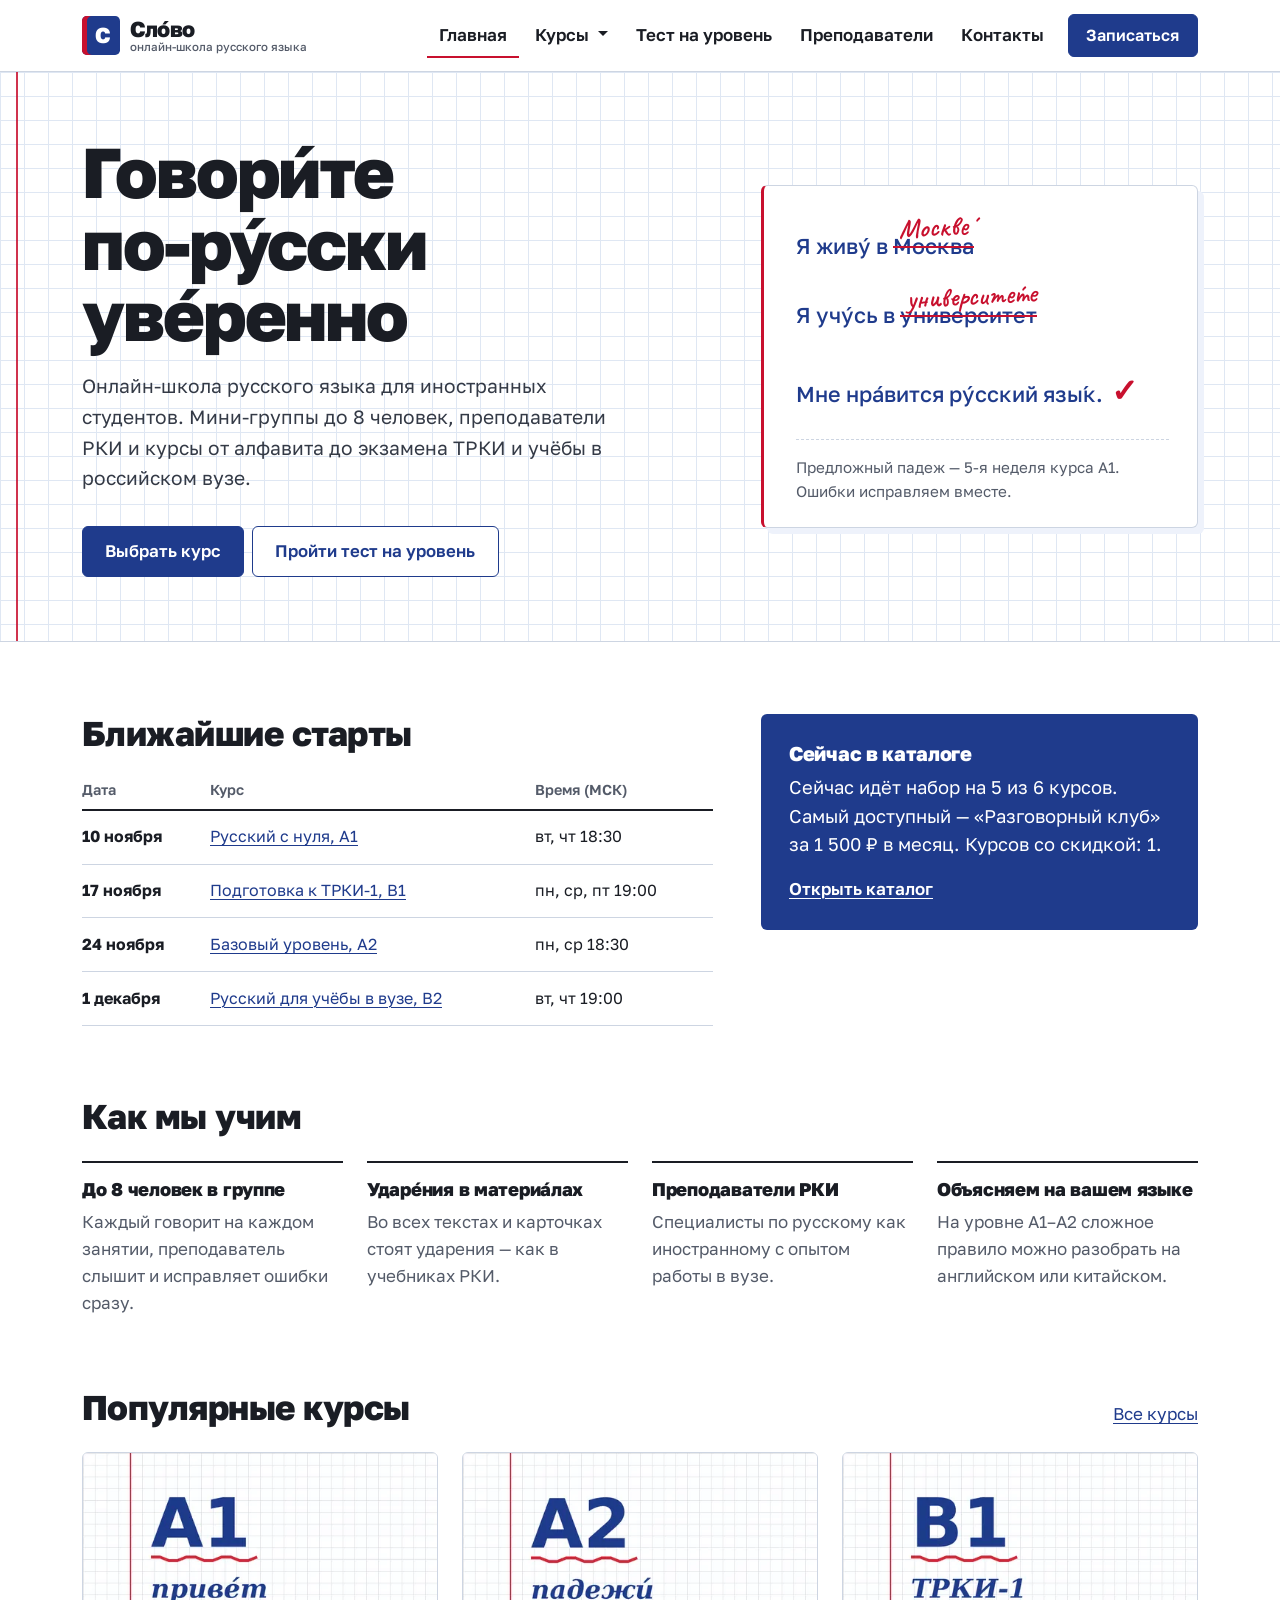
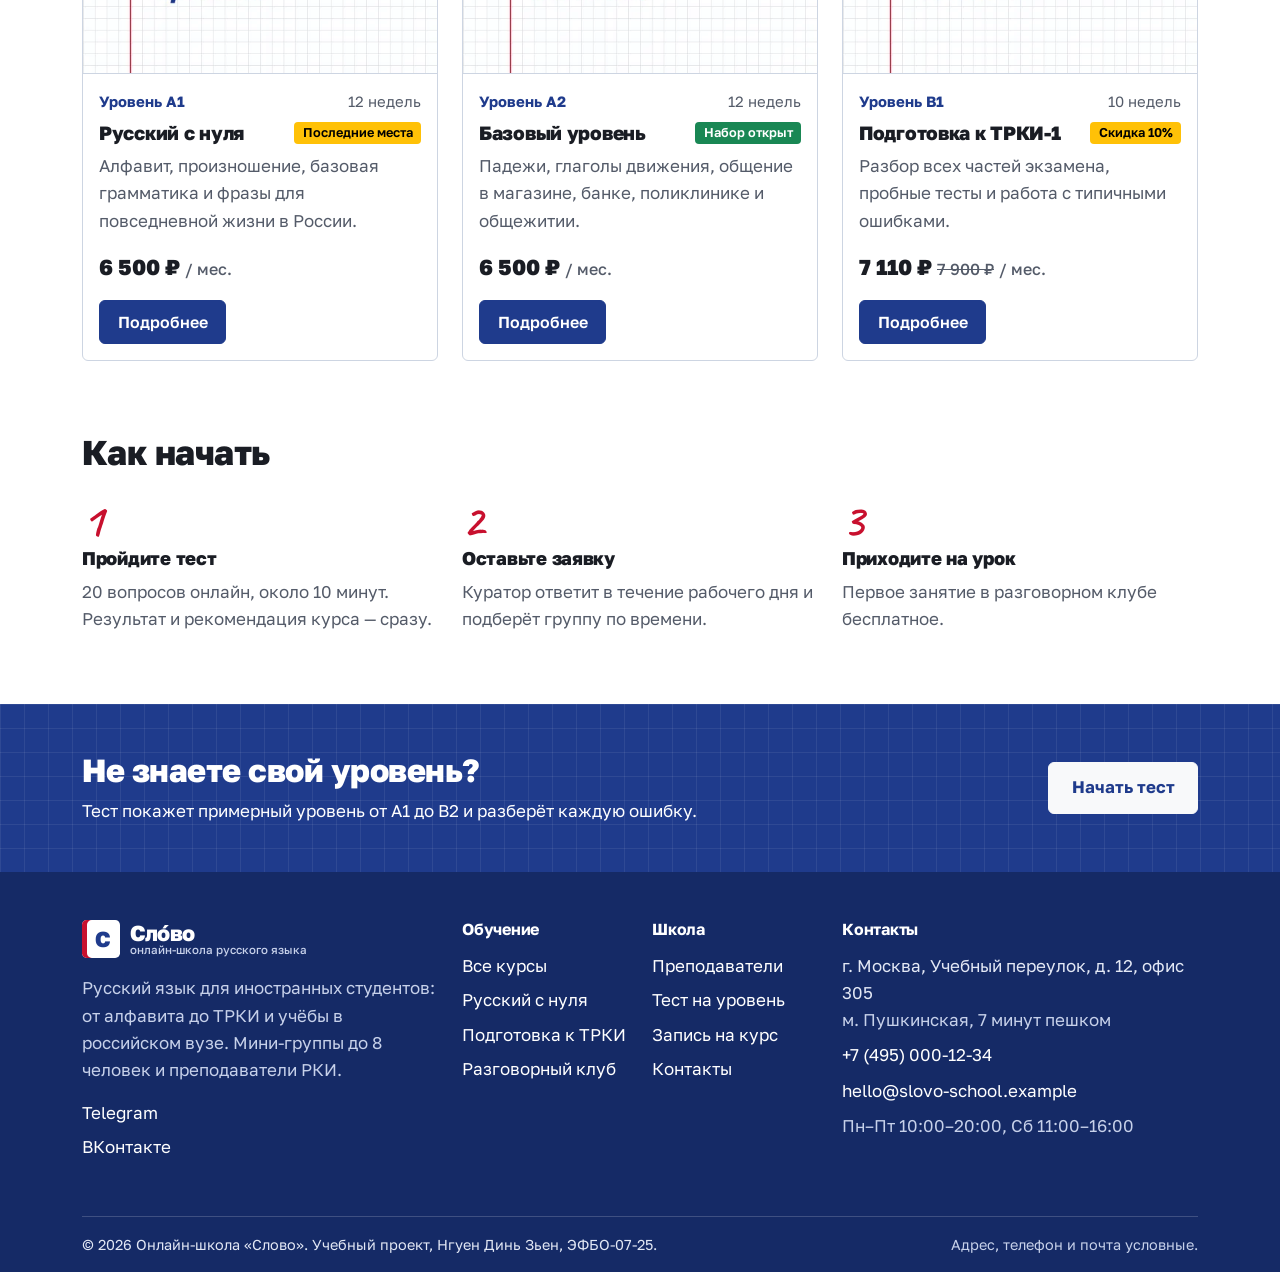
<file: index.html>
<!DOCTYPE html>
<html lang="ru">
<head>
  <meta charset="UTF-8">
  <meta name="viewport" content="width=device-width, initial-scale=1.0">
  <title>Главная — Онлайн-школа «Слово»</title>
  <meta name="description" content="Онлайн-школа русского языка для иностранных студентов: курсы от A1 до подготовки к ТРКИ и учёбе в вузе.">
  <meta name="theme-color" content="#1f3b8c">
  <link rel="icon" href="images/favicon.svg" type="image/svg+xml">
  <link rel="preconnect" href="https://fonts.googleapis.com">
  <link rel="preconnect" href="https://fonts.gstatic.com" crossorigin>
  <link href="https://fonts.googleapis.com/css2?family=Caveat:wght@600&family=Golos+Text:wght@400;500;600;700;800&display=swap" rel="stylesheet">
  <link
    href="https://cdn.jsdelivr.net/npm/bootstrap@5.3.8/dist/css/bootstrap.min.css"
    rel="stylesheet"
  >
  <link rel="stylesheet" href="css/custom.css">
  <script defer src="https://cdn.jsdelivr.net/npm/bootstrap@5.3.8/dist/js/bootstrap.bundle.min.js"></script>
  <script defer src="js/data.js"></script>
  <script defer src="js/main.js"></script>
</head>
<body>
  <a class="skip-link" href="#main">Перейти к основному содержимому</a>

  <header class="site-header sticky-top">
    <nav class="navbar navbar-expand-lg" aria-label="Основная навигация">
      <div class="container">
        <a class="navbar-brand brand" href="index.html">
          <span class="brand__mark" aria-hidden="true">С</span>
          <span class="brand__text"><span class="brand__name">Сло́во</span><span class="brand__sub">онлайн-школа русского языка</span></span>
        </a>
        <button
          class="navbar-toggler"
          type="button"
          data-bs-toggle="collapse"
          data-bs-target="#mainNavbar"
          aria-controls="mainNavbar"
          aria-expanded="false"
          aria-label="Открыть меню"
        >
          <span class="navbar-toggler-icon"></span>
        </button>
        <div class="collapse navbar-collapse" id="mainNavbar">
          <ul class="navbar-nav ms-auto align-items-lg-center gap-lg-1">
            <li class="nav-item"><a class="nav-link active" aria-current="page" href="index.html">Главная</a></li>
            <li class="nav-item dropdown">
              <button
                class="nav-link dropdown-toggle"
                type="button"
                data-bs-toggle="dropdown"
                aria-expanded="false"
              >
                Курсы
              </button>
              <ul class="dropdown-menu">
                <li><a class="dropdown-item" href="catalog.html">Все курсы</a></li>
                <li><hr class="dropdown-divider"></li>
                <li><a class="dropdown-item" href="product.html?id=a1">Русский с нуля (A1)</a></li>
                <li><a class="dropdown-item" href="product.html?id=a2">Базовый уровень (A2)</a></li>
                <li><a class="dropdown-item" href="product.html?id=b1">Подготовка к ТРКИ-1 (B1)</a></li>
                <li><a class="dropdown-item" href="product.html?id=b2">Русский для учёбы в вузе (B2)</a></li>
                <li><a class="dropdown-item" href="product.html?id=club">Разговорный клуб</a></li>
              </ul>
            </li>
            <li class="nav-item"><a class="nav-link" href="test.html">Тест на уровень</a></li>
            <li class="nav-item"><a class="nav-link" href="teachers.html">Преподаватели</a></li>
            <li class="nav-item"><a class="nav-link" href="contacts.html">Контакты</a></li>
            <li class="nav-item ms-lg-2 mt-2 mt-lg-0">
              <a class="btn btn-primary w-100" href="order.html">Записаться</a>
            </li>
          </ul>
        </div>
      </div>
    </nav>
  </header>

  <main id="main" tabindex="-1">
    <section class="hero" aria-labelledby="hero-title">
      <div class="container hero__inner">
        <div class="row align-items-center g-5">
          <div class="col-12 col-lg-7">
            <h1 class="hero__title" id="hero-title">Говори́те по‑ру́сски уве́ренно</h1>
            <p class="hero__lead">
              Онлайн-школа русского языка для иностранных студентов. Мини-группы до 8 человек,
              преподаватели РКИ и курсы от алфавита до экзамена ТРКИ и учёбы в российском вузе.
            </p>
            <div class="d-flex flex-wrap gap-2">
              <a class="btn btn-primary btn-lg" href="catalog.html">Выбрать курс</a>
              <a class="btn btn-outline-primary btn-lg" href="test.html">Пройти тест на уровень</a>
            </div>
          </div>
          <div class="col-12 col-lg-5">
            <figure class="correction" aria-labelledby="correction-caption">
              <p class="correction__line">Я живу́ в <span class="correction__pair"><span class="correction__wrong">Москва</span><span class="correction__fix" aria-hidden="true">Москве́</span></span></p>
              <p class="correction__line">Я учу́сь в <span class="correction__pair"><span class="correction__wrong">университет</span><span class="correction__fix" aria-hidden="true">университе́те</span></span></p>
              <p class="correction__line">Мне нра́вится ру́сский язы́к.<span class="correction__ok" aria-hidden="true">✓</span></p>
              <figcaption class="correction__note" id="correction-caption">
                Предложный падеж — 5-я неделя курса A1. Ошибки исправляем вместе.
                <span class="visually-hidden">Правильно: «Я живу в Москве», «Я учусь в университете».</span>
              </figcaption>
            </figure>
          </div>
        </div>
      </div>
    </section>

    <section class="container section" aria-labelledby="starts-title">
      <div class="row g-5">
        <div class="col-12 col-lg-7">
          <h2 class="section__title" id="starts-title">Ближайшие старты</h2>
          <table class="timetable">
            <caption class="visually-hidden">Ближайшие старты групп</caption>
            <thead>
              <tr><th scope="col">Дата</th><th scope="col">Курс</th><th scope="col">Время (МСК)</th></tr>
            </thead>
            <tbody>
              <tr><td>10 ноября</td><td><a href="product.html?id=a1">Русский с нуля, A1</a></td><td>вт, чт 18:30</td></tr>
              <tr><td>17 ноября</td><td><a href="product.html?id=b1">Подготовка к ТРКИ-1, B1</a></td><td>пн, ср, пт 19:00</td></tr>
              <tr><td>24 ноября</td><td><a href="product.html?id=a2">Базовый уровень, A2</a></td><td>пн, ср 18:30</td></tr>
              <tr><td>1 декабря</td><td><a href="product.html?id=b2">Русский для учёбы в вузе, B2</a></td><td>вт, чт 19:00</td></tr>
            </tbody>
          </table>
        </div>
        <div class="col-12 col-lg-5">
          <aside class="memo" aria-labelledby="memo-title">
            <h2 class="memo__title" id="memo-title">Сейчас в каталоге</h2>
            <!-- Текст ниже заполняет main.js через textContent (КР4) -->
            <p class="memo__text" id="js-message" aria-live="polite">Загружаем данные о курсах…</p>
            <a href="catalog.html">Открыть каталог</a>
          </aside>
        </div>
      </div>
    </section>

    <section class="container section" aria-labelledby="why-title">
      <h2 class="section__title" id="why-title">Как мы учим</h2>
      <ul class="why list-unstyled row g-4 mb-0">
        <li class="col-12 col-md-6 col-lg-3">
          <h3 class="why__title">До 8 человек в группе</h3>
          <p>Каждый говорит на каждом занятии, преподаватель слышит и исправляет ошибки сразу.</p>
        </li>
        <li class="col-12 col-md-6 col-lg-3">
          <h3 class="why__title">Ударе́ния в материа́лах</h3>
          <p>Во всех текстах и карточках стоят ударения — как в учебниках РКИ.</p>
        </li>
        <li class="col-12 col-md-6 col-lg-3">
          <h3 class="why__title">Преподаватели РКИ</h3>
          <p>Специалисты по русскому как иностранному с опытом работы в вузе.</p>
        </li>
        <li class="col-12 col-md-6 col-lg-3">
          <h3 class="why__title">Объясняем на вашем языке</h3>
          <p>На уровне A1–A2 сложное правило можно разобрать на английском или китайском.</p>
        </li>
      </ul>
    </section>

    <section class="container section" id="popular" aria-labelledby="popular-title">
      <div class="d-flex flex-wrap justify-content-between align-items-baseline gap-2 mb-4">
        <h2 class="section__title mb-0" id="popular-title">Популярные курсы</h2>
        <a href="catalog.html">Все курсы</a>
      </div>
      <div class="row g-4">
        <div class="col-12 col-md-6 col-lg-4" data-group="beginner">
          <article class="card course-card h-100" data-course-id="a1">
            <picture>
              <source type="image/webp" srcset="images/courses/a1-480.webp 480w, images/courses/a1-960.webp 960w" sizes="(min-width: 992px) 360px, (min-width: 768px) 50vw, 100vw">
              <img class="card-img-top" src="images/courses/a1-480.jpg" srcset="images/courses/a1-480.jpg 480w, images/courses/a1-960.jpg 960w" sizes="(min-width: 992px) 360px, (min-width: 768px) 50vw, 100vw" width="480" height="300" loading="lazy" alt="">
            </picture>
            <div class="card-body d-flex flex-column">
              <div class="d-flex justify-content-between align-items-center small mb-2">
                <span class="fw-bold text-primary">Уровень A1</span>
                <span class="text-body-secondary">12 недель</span>
              </div>
              <div class="d-flex flex-wrap justify-content-between align-items-start gap-2 mb-2">
                <h3 class="card-title h5 mb-0">Русский с нуля</h3>
                <span class="badge text-bg-warning" data-role="status">Последние места</span>
              </div>
              <p class="card-text text-body-secondary" data-role="description">Алфавит, произношение, базовая грамматика и фразы для повседневной жизни в России.</p>
              <p class="course-card__price mt-auto mb-3"><span data-role="price">6 500 ₽</span> <s class="course-card__old d-none" data-role="old-price"></s> <span class="course-card__unit">/ мес.</span></p>
              <div class="d-flex flex-wrap gap-2">
                <a class="btn btn-primary" href="product.html?id=a1">Подробнее<span class="visually-hidden"> о курсе «Русский с нуля»</span></a>
                
              </div>
            </div>
          </article>
        </div>
        <div class="col-12 col-md-6 col-lg-4" data-group="beginner">
          <article class="card course-card h-100" data-course-id="a2">
            <picture>
              <source type="image/webp" srcset="images/courses/a2-480.webp 480w, images/courses/a2-960.webp 960w" sizes="(min-width: 992px) 360px, (min-width: 768px) 50vw, 100vw">
              <img class="card-img-top" src="images/courses/a2-480.jpg" srcset="images/courses/a2-480.jpg 480w, images/courses/a2-960.jpg 960w" sizes="(min-width: 992px) 360px, (min-width: 768px) 50vw, 100vw" width="480" height="300" loading="lazy" alt="">
            </picture>
            <div class="card-body d-flex flex-column">
              <div class="d-flex justify-content-between align-items-center small mb-2">
                <span class="fw-bold text-primary">Уровень A2</span>
                <span class="text-body-secondary">12 недель</span>
              </div>
              <div class="d-flex flex-wrap justify-content-between align-items-start gap-2 mb-2">
                <h3 class="card-title h5 mb-0">Базовый уровень</h3>
                <span class="badge text-bg-success" data-role="status">Набор открыт</span>
              </div>
              <p class="card-text text-body-secondary" data-role="description">Падежи, глаголы движения, общение в магазине, банке, поликлинике и общежитии.</p>
              <p class="course-card__price mt-auto mb-3"><span data-role="price">6 500 ₽</span> <s class="course-card__old d-none" data-role="old-price"></s> <span class="course-card__unit">/ мес.</span></p>
              <div class="d-flex flex-wrap gap-2">
                <a class="btn btn-primary" href="product.html?id=a2">Подробнее<span class="visually-hidden"> о курсе «Базовый уровень»</span></a>
                
              </div>
            </div>
          </article>
        </div>
        <div class="col-12 col-md-6 col-lg-4" data-group="intermediate">
          <article class="card course-card h-100" data-course-id="b1">
            <picture>
              <source type="image/webp" srcset="images/courses/b1-480.webp 480w, images/courses/b1-960.webp 960w" sizes="(min-width: 992px) 360px, (min-width: 768px) 50vw, 100vw">
              <img class="card-img-top" src="images/courses/b1-480.jpg" srcset="images/courses/b1-480.jpg 480w, images/courses/b1-960.jpg 960w" sizes="(min-width: 992px) 360px, (min-width: 768px) 50vw, 100vw" width="480" height="300" loading="lazy" alt="">
            </picture>
            <div class="card-body d-flex flex-column">
              <div class="d-flex justify-content-between align-items-center small mb-2">
                <span class="fw-bold text-primary">Уровень B1</span>
                <span class="text-body-secondary">10 недель</span>
              </div>
              <div class="d-flex flex-wrap justify-content-between align-items-start gap-2 mb-2">
                <h3 class="card-title h5 mb-0">Подготовка к ТРКИ-1</h3>
                <span class="badge text-bg-warning" data-role="status">Последние места</span>
              </div>
              <p class="card-text text-body-secondary" data-role="description">Разбор всех частей экзамена, пробные тесты и работа с типичными ошибками.</p>
              <p class="course-card__price mt-auto mb-3"><span data-role="price">7 110 ₽</span> <s class="course-card__old" data-role="old-price">7 900 ₽</s> <span class="course-card__unit">/ мес.</span></p>
              <div class="d-flex flex-wrap gap-2">
                <a class="btn btn-primary" href="product.html?id=b1">Подробнее<span class="visually-hidden"> о курсе «Подготовка к ТРКИ-1»</span></a>
                
              </div>
            </div>
          </article>
        </div>
      </div>
    </section>

    <section class="container section" aria-labelledby="steps-title">
      <h2 class="section__title" id="steps-title">Как начать</h2>
      <ol class="steps row g-4 mb-0">
        <li class="col-12 col-md-4"><h3 class="steps__title">Пройдите тест</h3><p>20 вопросов онлайн, около 10 минут. Результат и рекомендация курса — сразу.</p></li>
        <li class="col-12 col-md-4"><h3 class="steps__title">Оставьте заявку</h3><p>Куратор ответит в течение рабочего дня и подберёт группу по времени.</p></li>
        <li class="col-12 col-md-4"><h3 class="steps__title">Приходите на урок</h3><p>Первое занятие в разговорном клубе бесплатное.</p></li>
      </ol>
    </section>

    <section class="band" aria-labelledby="band-title">
      <div class="container">
        <div class="row align-items-center g-3">
          <div class="col-12 col-md-8">
            <h2 class="band__title" id="band-title">Не знаете свой уровень?</h2>
            <p class="mb-0">Тест покажет примерный уровень от A1 до B2 и разберёт каждую ошибку.</p>
          </div>
          <div class="col-12 col-md-4 text-md-end">
            <a class="btn btn-light btn-lg" href="test.html">Начать тест</a>
          </div>
        </div>
      </div>
    </section>
  </main>

  <footer class="site-footer">
    <div class="container">
      <div class="row g-4 py-5">
        <div class="col-12 col-lg-4">
          <a class="brand brand--light text-decoration-none mb-3" href="index.html">
            <span class="brand__mark" aria-hidden="true">С</span>
            <span class="brand__text"><span class="brand__name">Сло́во</span><span class="brand__sub">онлайн-школа русского языка</span></span>
          </a>
          <p class="site-footer__text mb-3">
            Русский язык для иностранных студентов: от алфавита до ТРКИ и учёбы в российском вузе.
            Мини-группы до 8 человек и преподаватели РКИ.
          </p>
          <ul class="list-unstyled mb-0 site-footer__list">
            <li><a href="https://t.me/" target="_blank" rel="noopener">Telegram<span class="visually-hidden"> (откроется в новой вкладке)</span></a></li>
            <li><a href="https://vk.com/" target="_blank" rel="noopener">ВКонтакте<span class="visually-hidden"> (откроется в новой вкладке)</span></a></li>
          </ul>
        </div>
        <nav class="col-6 col-lg-2" aria-label="Обучение">
          <h2 class="site-footer__title">Обучение</h2>
          <ul class="list-unstyled site-footer__list">
            <li><a href="catalog.html">Все курсы</a></li>
            <li><a href="product.html?id=a1">Русский с нуля</a></li>
            <li><a href="product.html?id=b1">Подготовка к ТРКИ</a></li>
            <li><a href="product.html?id=club">Разговорный клуб</a></li>
          </ul>
        </nav>
        <nav class="col-6 col-lg-2" aria-label="О школе">
          <h2 class="site-footer__title">Школа</h2>
          <ul class="list-unstyled site-footer__list">
            <li><a href="teachers.html">Преподаватели</a></li>
            <li><a href="test.html">Тест на уровень</a></li>
            <li><a href="order.html">Запись на курс</a></li>
            <li><a href="contacts.html">Контакты</a></li>
          </ul>
        </nav>
        <div class="col-12 col-lg-4">
          <h2 class="site-footer__title">Контакты</h2>
          <address class="site-footer__list mb-0">
            <p class="mb-2">г. Москва, Учебный переулок, д. 12, офис 305<br><span class="site-footer__muted">м. Пушкинская, 7 минут пешком</span></p>
            <p class="mb-2"><a href="tel:+74950001234">+7 (495) 000-12-34</a></p>
            <p class="mb-2"><a href="mailto:hello@slovo-school.example">hello@slovo-school.example</a></p>
            <p class="mb-0 site-footer__muted">Пн–Пт 10:00–20:00, Сб 11:00–16:00</p>
          </address>
        </div>
      </div>
      <div class="site-footer__bottom d-flex flex-column flex-md-row justify-content-between gap-2 py-3">
        <p class="mb-0">&copy; 2026 Онлайн-школа «Слово». Учебный проект, Нгуен Динь Зьен, ЭФБО-07-25.</p>
        <p class="mb-0 site-footer__muted">Адрес, телефон и почта условные.</p>
      </div>
    </div>
  </footer>
</body>
</html>
</file>
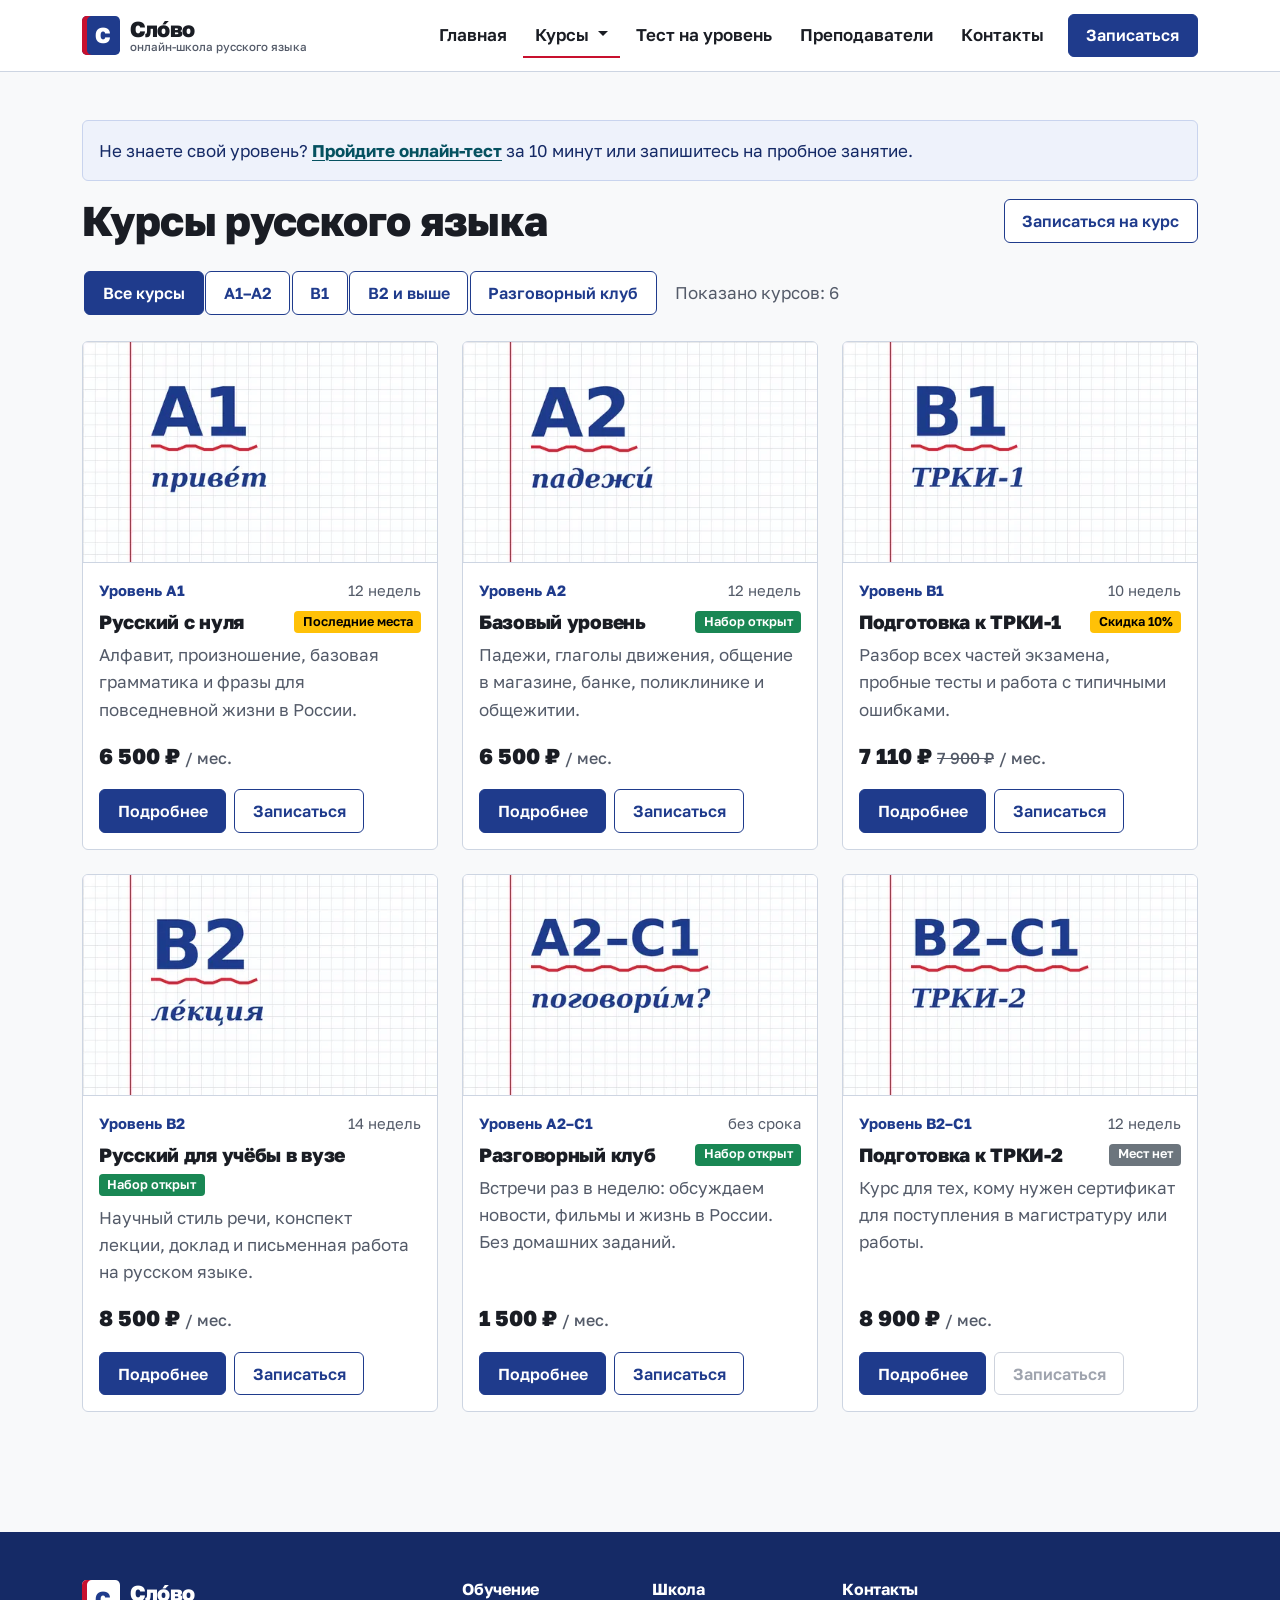
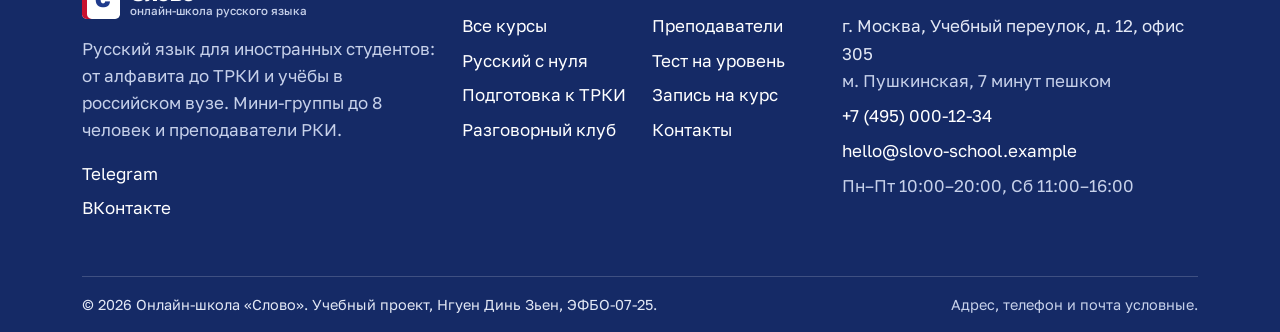
<file: catalog.html>
<!DOCTYPE html>
<html lang="ru">
<head>
  <meta charset="UTF-8">
  <meta name="viewport" content="width=device-width, initial-scale=1.0">
  <title>Курсы — Онлайн-школа «Слово»</title>
  <meta name="description" content="Каталог курсов русского языка: уровни A1–C1, подготовка к ТРКИ, русский для учёбы в вузе, разговорный клуб.">
  <meta name="theme-color" content="#1f3b8c">
  <link rel="icon" href="images/favicon.svg" type="image/svg+xml">
  <link rel="preconnect" href="https://fonts.googleapis.com">
  <link rel="preconnect" href="https://fonts.gstatic.com" crossorigin>
  <link href="https://fonts.googleapis.com/css2?family=Caveat:wght@600&family=Golos+Text:wght@400;500;600;700;800&display=swap" rel="stylesheet">
  <link
    href="https://cdn.jsdelivr.net/npm/bootstrap@5.3.8/dist/css/bootstrap.min.css"
    rel="stylesheet"
  >
  <link rel="stylesheet" href="css/custom.css">
  <script defer src="https://cdn.jsdelivr.net/npm/bootstrap@5.3.8/dist/js/bootstrap.bundle.min.js"></script>
  <script defer src="js/data.js"></script>
  <script defer src="js/main.js"></script>
</head>
<body class="bg-light">
  <a class="skip-link" href="#main">Перейти к основному содержимому</a>

  <header class="site-header sticky-top">
    <nav class="navbar navbar-expand-lg" aria-label="Основная навигация">
      <div class="container">
        <a class="navbar-brand brand" href="index.html">
          <span class="brand__mark" aria-hidden="true">С</span>
          <span class="brand__text"><span class="brand__name">Сло́во</span><span class="brand__sub">онлайн-школа русского языка</span></span>
        </a>
        <button
          class="navbar-toggler"
          type="button"
          data-bs-toggle="collapse"
          data-bs-target="#mainNavbar"
          aria-controls="mainNavbar"
          aria-expanded="false"
          aria-label="Открыть меню"
        >
          <span class="navbar-toggler-icon"></span>
        </button>
        <div class="collapse navbar-collapse" id="mainNavbar">
          <ul class="navbar-nav ms-auto align-items-lg-center gap-lg-1">
            <li class="nav-item"><a class="nav-link" href="index.html">Главная</a></li>
            <li class="nav-item dropdown">
              <button
                class="nav-link dropdown-toggle active"
                type="button"
                data-bs-toggle="dropdown"
                aria-expanded="false"
              >
                Курсы
              </button>
              <ul class="dropdown-menu">
                <li><a class="dropdown-item" href="catalog.html">Все курсы</a></li>
                <li><hr class="dropdown-divider"></li>
                <li><a class="dropdown-item" href="product.html?id=a1">Русский с нуля (A1)</a></li>
                <li><a class="dropdown-item" href="product.html?id=a2">Базовый уровень (A2)</a></li>
                <li><a class="dropdown-item" href="product.html?id=b1">Подготовка к ТРКИ-1 (B1)</a></li>
                <li><a class="dropdown-item" href="product.html?id=b2">Русский для учёбы в вузе (B2)</a></li>
                <li><a class="dropdown-item" href="product.html?id=club">Разговорный клуб</a></li>
              </ul>
            </li>
            <li class="nav-item"><a class="nav-link" href="test.html">Тест на уровень</a></li>
            <li class="nav-item"><a class="nav-link" href="teachers.html">Преподаватели</a></li>
            <li class="nav-item"><a class="nav-link" href="contacts.html">Контакты</a></li>
            <li class="nav-item ms-lg-2 mt-2 mt-lg-0">
              <a class="btn btn-primary w-100" href="order.html">Записаться</a>
            </li>
          </ul>
        </div>
      </div>
    </nav>
  </header>

  <main id="main" tabindex="-1" class="container my-5">
    <div class="alert alert-info">
      Не знаете свой уровень? <a class="alert-link" href="test.html">Пройдите онлайн-тест</a> за 10 минут или запишитесь на пробное занятие.
    </div>

    <div class="d-flex justify-content-between align-items-center flex-wrap gap-2 mb-4">
      <h1 class="h2 mb-0">Курсы русского языка</h1>
      <a class="btn btn-outline-primary" href="order.html">Записаться на курс</a>
    </div>

    <div class="d-flex flex-wrap align-items-center gap-3 mb-4">
      <div class="btn-group flex-wrap catalog-filter" role="group" aria-label="Фильтр курсов по уровню">
        <input type="radio" class="btn-check" name="level-filter" id="filter-all" value="all" checked>
        <label class="btn btn-outline-primary" for="filter-all">Все курсы</label>

        <input type="radio" class="btn-check" name="level-filter" id="filter-beginner" value="beginner">
        <label class="btn btn-outline-primary" for="filter-beginner">A1–A2</label>

        <input type="radio" class="btn-check" name="level-filter" id="filter-intermediate" value="intermediate">
        <label class="btn btn-outline-primary" for="filter-intermediate">B1</label>

        <input type="radio" class="btn-check" name="level-filter" id="filter-advanced" value="advanced">
        <label class="btn btn-outline-primary" for="filter-advanced">B2 и выше</label>

        <input type="radio" class="btn-check" name="level-filter" id="filter-club" value="club">
        <label class="btn btn-outline-primary" for="filter-club">Разговорный клуб</label>
      </div>
      <p class="mb-0 text-muted" id="course-count" aria-live="polite">Показано курсов: 6</p>
    </div>

    <div class="row g-4" id="course-list">
        <div class="col-12 col-md-6 col-lg-4" data-group="beginner">
          <article class="card course-card h-100" data-course-id="a1">
            <picture>
              <source type="image/webp" srcset="images/courses/a1-480.webp 480w, images/courses/a1-960.webp 960w" sizes="(min-width: 992px) 360px, (min-width: 768px) 50vw, 100vw">
              <img class="card-img-top" src="images/courses/a1-480.jpg" srcset="images/courses/a1-480.jpg 480w, images/courses/a1-960.jpg 960w" sizes="(min-width: 992px) 360px, (min-width: 768px) 50vw, 100vw" width="480" height="300" loading="lazy" alt="">
            </picture>
            <div class="card-body d-flex flex-column">
              <div class="d-flex justify-content-between align-items-center small mb-2">
                <span class="fw-bold text-primary">Уровень A1</span>
                <span class="text-body-secondary">12 недель</span>
              </div>
              <div class="d-flex flex-wrap justify-content-between align-items-start gap-2 mb-2">
                <h2 class="card-title h5 mb-0">Русский с нуля</h2>
                <span class="badge text-bg-warning" data-role="status">Последние места</span>
              </div>
              <p class="card-text text-body-secondary" data-role="description">Алфавит, произношение, базовая грамматика и фразы для повседневной жизни в России.</p>
              <p class="course-card__price mt-auto mb-3"><span data-role="price">6 500 ₽</span> <s class="course-card__old d-none" data-role="old-price"></s> <span class="course-card__unit">/ мес.</span></p>
              <div class="d-flex flex-wrap gap-2">
                <a class="btn btn-primary" href="product.html?id=a1">Подробнее<span class="visually-hidden"> о курсе «Русский с нуля»</span></a>
                <button class="btn btn-outline-primary" type="button" data-bs-toggle="modal" data-bs-target="#orderModal">Записаться<span class="visually-hidden"> на курс «{title}»</span></button>
              </div>
            </div>
          </article>
        </div>
        <div class="col-12 col-md-6 col-lg-4" data-group="beginner">
          <article class="card course-card h-100" data-course-id="a2">
            <picture>
              <source type="image/webp" srcset="images/courses/a2-480.webp 480w, images/courses/a2-960.webp 960w" sizes="(min-width: 992px) 360px, (min-width: 768px) 50vw, 100vw">
              <img class="card-img-top" src="images/courses/a2-480.jpg" srcset="images/courses/a2-480.jpg 480w, images/courses/a2-960.jpg 960w" sizes="(min-width: 992px) 360px, (min-width: 768px) 50vw, 100vw" width="480" height="300" loading="lazy" alt="">
            </picture>
            <div class="card-body d-flex flex-column">
              <div class="d-flex justify-content-between align-items-center small mb-2">
                <span class="fw-bold text-primary">Уровень A2</span>
                <span class="text-body-secondary">12 недель</span>
              </div>
              <div class="d-flex flex-wrap justify-content-between align-items-start gap-2 mb-2">
                <h2 class="card-title h5 mb-0">Базовый уровень</h2>
                <span class="badge text-bg-success" data-role="status">Набор открыт</span>
              </div>
              <p class="card-text text-body-secondary" data-role="description">Падежи, глаголы движения, общение в магазине, банке, поликлинике и общежитии.</p>
              <p class="course-card__price mt-auto mb-3"><span data-role="price">6 500 ₽</span> <s class="course-card__old d-none" data-role="old-price"></s> <span class="course-card__unit">/ мес.</span></p>
              <div class="d-flex flex-wrap gap-2">
                <a class="btn btn-primary" href="product.html?id=a2">Подробнее<span class="visually-hidden"> о курсе «Базовый уровень»</span></a>
                <button class="btn btn-outline-primary" type="button" data-bs-toggle="modal" data-bs-target="#orderModal">Записаться<span class="visually-hidden"> на курс «{title}»</span></button>
              </div>
            </div>
          </article>
        </div>
        <div class="col-12 col-md-6 col-lg-4" data-group="intermediate">
          <article class="card course-card h-100" data-course-id="b1">
            <picture>
              <source type="image/webp" srcset="images/courses/b1-480.webp 480w, images/courses/b1-960.webp 960w" sizes="(min-width: 992px) 360px, (min-width: 768px) 50vw, 100vw">
              <img class="card-img-top" src="images/courses/b1-480.jpg" srcset="images/courses/b1-480.jpg 480w, images/courses/b1-960.jpg 960w" sizes="(min-width: 992px) 360px, (min-width: 768px) 50vw, 100vw" width="480" height="300" loading="lazy" alt="">
            </picture>
            <div class="card-body d-flex flex-column">
              <div class="d-flex justify-content-between align-items-center small mb-2">
                <span class="fw-bold text-primary">Уровень B1</span>
                <span class="text-body-secondary">10 недель</span>
              </div>
              <div class="d-flex flex-wrap justify-content-between align-items-start gap-2 mb-2">
                <h2 class="card-title h5 mb-0">Подготовка к ТРКИ-1</h2>
                <span class="badge text-bg-warning" data-role="status">Последние места</span>
              </div>
              <p class="card-text text-body-secondary" data-role="description">Разбор всех частей экзамена, пробные тесты и работа с типичными ошибками.</p>
              <p class="course-card__price mt-auto mb-3"><span data-role="price">7 110 ₽</span> <s class="course-card__old" data-role="old-price">7 900 ₽</s> <span class="course-card__unit">/ мес.</span></p>
              <div class="d-flex flex-wrap gap-2">
                <a class="btn btn-primary" href="product.html?id=b1">Подробнее<span class="visually-hidden"> о курсе «Подготовка к ТРКИ-1»</span></a>
                <button class="btn btn-outline-primary" type="button" data-bs-toggle="modal" data-bs-target="#orderModal">Записаться<span class="visually-hidden"> на курс «{title}»</span></button>
              </div>
            </div>
          </article>
        </div>
        <div class="col-12 col-md-6 col-lg-4" data-group="advanced">
          <article class="card course-card h-100" data-course-id="b2">
            <picture>
              <source type="image/webp" srcset="images/courses/b2-480.webp 480w, images/courses/b2-960.webp 960w" sizes="(min-width: 992px) 360px, (min-width: 768px) 50vw, 100vw">
              <img class="card-img-top" src="images/courses/b2-480.jpg" srcset="images/courses/b2-480.jpg 480w, images/courses/b2-960.jpg 960w" sizes="(min-width: 992px) 360px, (min-width: 768px) 50vw, 100vw" width="480" height="300" loading="lazy" alt="">
            </picture>
            <div class="card-body d-flex flex-column">
              <div class="d-flex justify-content-between align-items-center small mb-2">
                <span class="fw-bold text-primary">Уровень B2</span>
                <span class="text-body-secondary">14 недель</span>
              </div>
              <div class="d-flex flex-wrap justify-content-between align-items-start gap-2 mb-2">
                <h2 class="card-title h5 mb-0">Русский для учёбы в вузе</h2>
                <span class="badge text-bg-success" data-role="status">Набор открыт</span>
              </div>
              <p class="card-text text-body-secondary" data-role="description">Научный стиль речи, конспект лекции, доклад и письменная работа на русском языке.</p>
              <p class="course-card__price mt-auto mb-3"><span data-role="price">8 500 ₽</span> <s class="course-card__old d-none" data-role="old-price"></s> <span class="course-card__unit">/ мес.</span></p>
              <div class="d-flex flex-wrap gap-2">
                <a class="btn btn-primary" href="product.html?id=b2">Подробнее<span class="visually-hidden"> о курсе «Русский для учёбы в вузе»</span></a>
                <button class="btn btn-outline-primary" type="button" data-bs-toggle="modal" data-bs-target="#orderModal">Записаться<span class="visually-hidden"> на курс «{title}»</span></button>
              </div>
            </div>
          </article>
        </div>
        <div class="col-12 col-md-6 col-lg-4" data-group="club">
          <article class="card course-card h-100" data-course-id="club">
            <picture>
              <source type="image/webp" srcset="images/courses/club-480.webp 480w, images/courses/club-960.webp 960w" sizes="(min-width: 992px) 360px, (min-width: 768px) 50vw, 100vw">
              <img class="card-img-top" src="images/courses/club-480.jpg" srcset="images/courses/club-480.jpg 480w, images/courses/club-960.jpg 960w" sizes="(min-width: 992px) 360px, (min-width: 768px) 50vw, 100vw" width="480" height="300" loading="lazy" alt="">
            </picture>
            <div class="card-body d-flex flex-column">
              <div class="d-flex justify-content-between align-items-center small mb-2">
                <span class="fw-bold text-primary">Уровень A2–C1</span>
                <span class="text-body-secondary">без срока</span>
              </div>
              <div class="d-flex flex-wrap justify-content-between align-items-start gap-2 mb-2">
                <h2 class="card-title h5 mb-0">Разговорный клуб</h2>
                <span class="badge text-bg-success" data-role="status">Набор открыт</span>
              </div>
              <p class="card-text text-body-secondary" data-role="description">Встречи раз в неделю: обсуждаем новости, фильмы и жизнь в России. Без домашних заданий.</p>
              <p class="course-card__price mt-auto mb-3"><span data-role="price">1 500 ₽</span> <s class="course-card__old d-none" data-role="old-price"></s> <span class="course-card__unit">/ мес.</span></p>
              <div class="d-flex flex-wrap gap-2">
                <a class="btn btn-primary" href="product.html?id=club">Подробнее<span class="visually-hidden"> о курсе «Разговорный клуб»</span></a>
                <button class="btn btn-outline-primary" type="button" data-bs-toggle="modal" data-bs-target="#orderModal">Записаться<span class="visually-hidden"> на курс «{title}»</span></button>
              </div>
            </div>
          </article>
        </div>
        <div class="col-12 col-md-6 col-lg-4" data-group="advanced">
          <article class="card course-card h-100" data-course-id="trki2">
            <picture>
              <source type="image/webp" srcset="images/courses/trki2-480.webp 480w, images/courses/trki2-960.webp 960w" sizes="(min-width: 992px) 360px, (min-width: 768px) 50vw, 100vw">
              <img class="card-img-top" src="images/courses/trki2-480.jpg" srcset="images/courses/trki2-480.jpg 480w, images/courses/trki2-960.jpg 960w" sizes="(min-width: 992px) 360px, (min-width: 768px) 50vw, 100vw" width="480" height="300" loading="lazy" alt="">
            </picture>
            <div class="card-body d-flex flex-column">
              <div class="d-flex justify-content-between align-items-center small mb-2">
                <span class="fw-bold text-primary">Уровень B2–C1</span>
                <span class="text-body-secondary">12 недель</span>
              </div>
              <div class="d-flex flex-wrap justify-content-between align-items-start gap-2 mb-2">
                <h2 class="card-title h5 mb-0">Подготовка к ТРКИ-2</h2>
                <span class="badge text-bg-secondary" data-role="status">Мест нет</span>
              </div>
              <p class="card-text text-body-secondary" data-role="description">Курс для тех, кому нужен сертификат для поступления в магистратуру или работы.</p>
              <p class="course-card__price mt-auto mb-3"><span data-role="price">8 900 ₽</span> <s class="course-card__old d-none" data-role="old-price"></s> <span class="course-card__unit">/ мес.</span></p>
              <div class="d-flex flex-wrap gap-2">
                <a class="btn btn-primary" href="product.html?id=trki2">Подробнее<span class="visually-hidden"> о курсе «Подготовка к ТРКИ-2»</span></a>
                <button class="btn btn-outline-primary" type="button" disabled>Записаться</button>
              </div>
            </div>
          </article>
        </div>
    </div>
  </main>

  <footer class="site-footer">
    <div class="container">
      <div class="row g-4 py-5">
        <div class="col-12 col-lg-4">
          <a class="brand brand--light text-decoration-none mb-3" href="index.html">
            <span class="brand__mark" aria-hidden="true">С</span>
            <span class="brand__text"><span class="brand__name">Сло́во</span><span class="brand__sub">онлайн-школа русского языка</span></span>
          </a>
          <p class="site-footer__text mb-3">
            Русский язык для иностранных студентов: от алфавита до ТРКИ и учёбы в российском вузе.
            Мини-группы до 8 человек и преподаватели РКИ.
          </p>
          <ul class="list-unstyled mb-0 site-footer__list">
            <li><a href="https://t.me/" target="_blank" rel="noopener">Telegram<span class="visually-hidden"> (откроется в новой вкладке)</span></a></li>
            <li><a href="https://vk.com/" target="_blank" rel="noopener">ВКонтакте<span class="visually-hidden"> (откроется в новой вкладке)</span></a></li>
          </ul>
        </div>
        <nav class="col-6 col-lg-2" aria-label="Обучение">
          <h2 class="site-footer__title">Обучение</h2>
          <ul class="list-unstyled site-footer__list">
            <li><a href="catalog.html">Все курсы</a></li>
            <li><a href="product.html?id=a1">Русский с нуля</a></li>
            <li><a href="product.html?id=b1">Подготовка к ТРКИ</a></li>
            <li><a href="product.html?id=club">Разговорный клуб</a></li>
          </ul>
        </nav>
        <nav class="col-6 col-lg-2" aria-label="О школе">
          <h2 class="site-footer__title">Школа</h2>
          <ul class="list-unstyled site-footer__list">
            <li><a href="teachers.html">Преподаватели</a></li>
            <li><a href="test.html">Тест на уровень</a></li>
            <li><a href="order.html">Запись на курс</a></li>
            <li><a href="contacts.html">Контакты</a></li>
          </ul>
        </nav>
        <div class="col-12 col-lg-4">
          <h2 class="site-footer__title">Контакты</h2>
          <address class="site-footer__list mb-0">
            <p class="mb-2">г. Москва, Учебный переулок, д. 12, офис 305<br><span class="site-footer__muted">м. Пушкинская, 7 минут пешком</span></p>
            <p class="mb-2"><a href="tel:+74950001234">+7 (495) 000-12-34</a></p>
            <p class="mb-2"><a href="mailto:hello@slovo-school.example">hello@slovo-school.example</a></p>
            <p class="mb-0 site-footer__muted">Пн–Пт 10:00–20:00, Сб 11:00–16:00</p>
          </address>
        </div>
      </div>
      <div class="site-footer__bottom d-flex flex-column flex-md-row justify-content-between gap-2 py-3">
        <p class="mb-0">&copy; 2026 Онлайн-школа «Слово». Учебный проект, Нгуен Динь Зьен, ЭФБО-07-25.</p>
        <p class="mb-0 site-footer__muted">Адрес, телефон и почта условные.</p>
      </div>
    </div>
  </footer>

  <div
    class="modal fade"
    id="orderModal"
    tabindex="-1"
    aria-labelledby="orderModalLabel"
    aria-hidden="true"
  >
    <div class="modal-dialog">
      <div class="modal-content">
        <div class="modal-header">
          <h2 class="modal-title h5" id="orderModalLabel">Запись на пробное занятие</h2>
          <button
            type="button"
            class="btn-close"
            data-bs-dismiss="modal"
            aria-label="Закрыть"
          ></button>
        </div>
        <div class="modal-body">
          <p class="text-muted">Оставьте контакты — куратор свяжется с вами и подберёт время пробного занятия.</p>
          <form class="needs-validation" id="trialForm" action="#" method="post" novalidate>
            <div class="mb-3">
              <label for="modal-name" class="form-label">Имя</label>
              <input id="modal-name" name="name" type="text" class="form-control" required>
              <div class="invalid-feedback">Введите имя.</div>
            </div>
            <div class="mb-3">
              <label for="modal-phone" class="form-label">Телефон или Telegram</label>
              <input id="modal-phone" name="contact" type="text" class="form-control" required>
              <div class="invalid-feedback">Укажите телефон или ник в Telegram.</div>
            </div>
            <div class="mb-3">
              <label for="modal-level" class="form-label">Ваш уровень</label>
              <select id="modal-level" name="level" class="form-select">
                <option value="unknown" selected>Не знаю, нужен тест</option>
                <option value="a1">A1 — начинаю с нуля</option>
                <option value="a2">A2</option>
                <option value="b1">B1</option>
                <option value="b2">B2 и выше</option>
              </select>
            </div>
            <div class="form-check mb-3">
              <input id="modal-agree" name="agree" class="form-check-input" type="checkbox" required>
              <label class="form-check-label" for="modal-agree">Согласен на обработку данных</label>
              <div class="invalid-feedback">Нужно согласие.</div>
            </div>
          </form>
        </div>
        <div class="modal-footer">
          <button type="button" class="btn btn-secondary" data-bs-dismiss="modal">Закрыть</button>
          <button type="submit" class="btn btn-primary" form="trialForm">Отправить</button>
        </div>
      </div>
    </div>
  </div>

  <div class="toast-container position-fixed bottom-0 end-0 p-3">
    <div class="toast text-bg-success border-0" id="success-toast" role="status" aria-live="polite" aria-atomic="true">
      <div class="d-flex">
        <div class="toast-body">Заявка отправлена! Куратор свяжется с вами в течение рабочего дня.</div>
        <button type="button" class="btn-close btn-close-white me-2 m-auto" data-bs-dismiss="toast" aria-label="Закрыть"></button>
      </div>
    </div>
  </div>
</body>
</html>
</file>
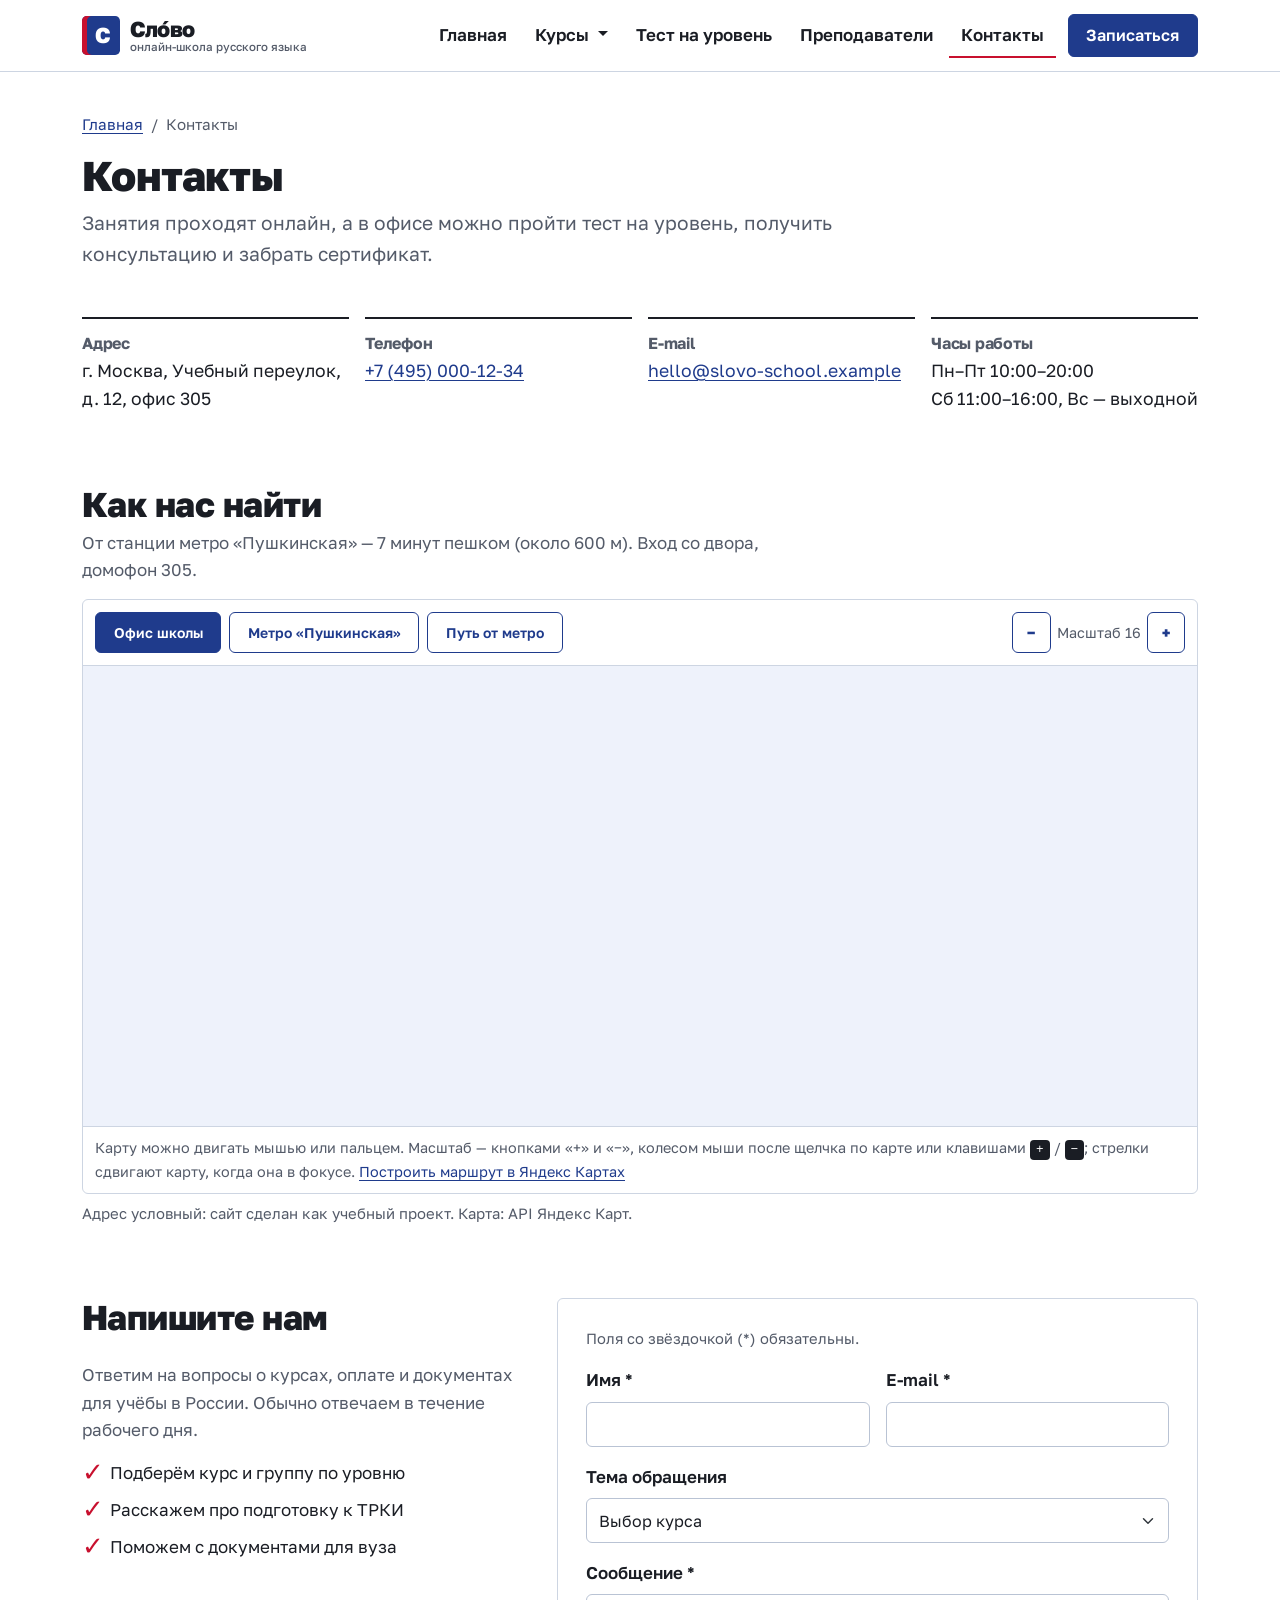
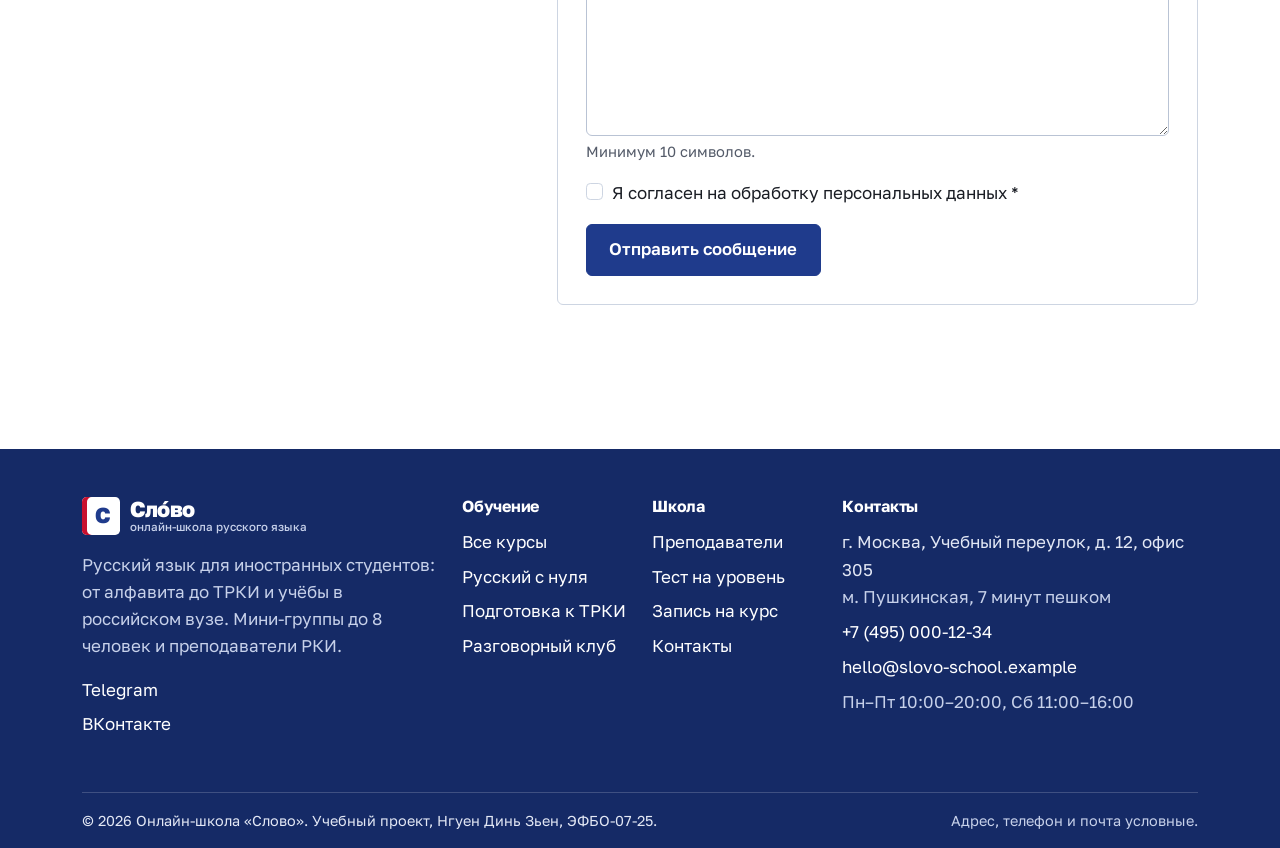
<file: contacts.html>
<!DOCTYPE html>
<html lang="ru">
<head>
  <meta charset="UTF-8">
  <meta name="viewport" content="width=device-width, initial-scale=1.0">
  <title>Контакты — Онлайн-школа «Слово»</title>
  <meta name="description" content="Контакты онлайн-школы «Слово»: адрес офиса на карте, телефон, e-mail, часы работы и форма обратной связи.">
  <meta name="theme-color" content="#1f3b8c">
  <link rel="icon" href="images/favicon.svg" type="image/svg+xml">
  <link rel="preconnect" href="https://fonts.googleapis.com">
  <link rel="preconnect" href="https://fonts.gstatic.com" crossorigin>
  <link href="https://fonts.googleapis.com/css2?family=Caveat:wght@600&family=Golos+Text:wght@400;500;600;700;800&display=swap" rel="stylesheet">
  <link
    href="https://cdn.jsdelivr.net/npm/bootstrap@5.3.8/dist/css/bootstrap.min.css"
    rel="stylesheet"
  >
  <link rel="stylesheet" href="css/custom.css">
  <script defer src="https://cdn.jsdelivr.net/npm/bootstrap@5.3.8/dist/js/bootstrap.bundle.min.js"></script>
  <script defer src="js/data.js"></script>
  <script defer src="js/main.js"></script>
  <script defer src="js/map.js"></script>
</head>
<body>
  <a class="skip-link" href="#main">Перейти к основному содержимому</a>

  <header class="site-header sticky-top">
    <nav class="navbar navbar-expand-lg" aria-label="Основная навигация">
      <div class="container">
        <a class="navbar-brand brand" href="index.html">
          <span class="brand__mark" aria-hidden="true">С</span>
          <span class="brand__text"><span class="brand__name">Сло́во</span><span class="brand__sub">онлайн-школа русского языка</span></span>
        </a>
        <button
          class="navbar-toggler"
          type="button"
          data-bs-toggle="collapse"
          data-bs-target="#mainNavbar"
          aria-controls="mainNavbar"
          aria-expanded="false"
          aria-label="Открыть меню"
        >
          <span class="navbar-toggler-icon"></span>
        </button>
        <div class="collapse navbar-collapse" id="mainNavbar">
          <ul class="navbar-nav ms-auto align-items-lg-center gap-lg-1">
            <li class="nav-item"><a class="nav-link" href="index.html">Главная</a></li>
            <li class="nav-item dropdown">
              <button
                class="nav-link dropdown-toggle"
                type="button"
                data-bs-toggle="dropdown"
                aria-expanded="false"
              >
                Курсы
              </button>
              <ul class="dropdown-menu">
                <li><a class="dropdown-item" href="catalog.html">Все курсы</a></li>
                <li><hr class="dropdown-divider"></li>
                <li><a class="dropdown-item" href="product.html?id=a1">Русский с нуля (A1)</a></li>
                <li><a class="dropdown-item" href="product.html?id=a2">Базовый уровень (A2)</a></li>
                <li><a class="dropdown-item" href="product.html?id=b1">Подготовка к ТРКИ-1 (B1)</a></li>
                <li><a class="dropdown-item" href="product.html?id=b2">Русский для учёбы в вузе (B2)</a></li>
                <li><a class="dropdown-item" href="product.html?id=club">Разговорный клуб</a></li>
              </ul>
            </li>
            <li class="nav-item"><a class="nav-link" href="test.html">Тест на уровень</a></li>
            <li class="nav-item"><a class="nav-link" href="teachers.html">Преподаватели</a></li>
            <li class="nav-item"><a class="nav-link active" aria-current="page" href="contacts.html">Контакты</a></li>
            <li class="nav-item ms-lg-2 mt-2 mt-lg-0">
              <a class="btn btn-primary w-100" href="order.html">Записаться</a>
            </li>
          </ul>
        </div>
      </div>
    </nav>
  </header>

  <main id="main" tabindex="-1" class="container">
    <section class="page-head">
      <nav aria-label="breadcrumb">
        <ol class="breadcrumb">
          <li class="breadcrumb-item"><a href="index.html">Главная</a></li>
          <li class="breadcrumb-item active" aria-current="page">Контакты</li>
        </ol>
      </nav>
      <h1>Контакты</h1>
      <p class="lead text-muted mb-0">Занятия проходят онлайн, а в офисе можно пройти тест на уровень, получить консультацию и забрать сертификат.</p>
    </section>

    <section class="mt-4" aria-labelledby="contacts-info-title">
      <h2 class="visually-hidden" id="contacts-info-title">Как с нами связаться</h2>
      <div class="row g-3">
        <div class="col-12 col-sm-6 col-xl-3">
          <div class="contact-card">
            <div>
              <h3>Адрес</h3>
              <p id="contact-address">г. Москва, Учебный переулок, д. 12, офис 305</p>
            </div>
          </div>
        </div>
        <div class="col-12 col-sm-6 col-xl-3">
          <div class="contact-card">
            <div>
              <h3>Телефон</h3>
              <p><a href="tel:+74950001234">+7 (495) 000-12-34</a></p>
            </div>
          </div>
        </div>
        <div class="col-12 col-sm-6 col-xl-3">
          <div class="contact-card">
            <div>
              <h3>E-mail</h3>
              <p><a href="mailto:hello@slovo-school.example">hello@slovo-school.example</a></p>
            </div>
          </div>
        </div>
        <div class="col-12 col-sm-6 col-xl-3">
          <div class="contact-card">
            <div>
              <h3>Часы работы</h3>
              <p>Пн–Пт 10:00–20:00<br>Сб 11:00–16:00, Вс — выходной</p>
            </div>
          </div>
        </div>
      </div>
    </section>

    <section class="section" aria-labelledby="map-title">
      <div class="d-flex flex-wrap justify-content-between align-items-end gap-2 mb-3">
        <div>
          <h2 class="section__title mb-1" id="map-title">Как нас найти</h2>
          <p class="text-muted mb-0">От станции метро «Пушкинская» — 7 минут пешком (около 600 м). Вход со двора, домофон 305.</p>
        </div>
      </div>
      <div class="map-panel">
        <div class="map-panel__toolbar">
          <div class="d-flex flex-wrap gap-2" role="group" aria-label="Что показать на карте">
            <button class="btn btn-primary btn-sm" type="button" data-map-action="office" aria-pressed="true">Офис школы</button>
            <button class="btn btn-outline-primary btn-sm" type="button" data-map-action="metro" aria-pressed="false">Метро «Пушкинская»</button>
            <button class="btn btn-outline-primary btn-sm" type="button" data-map-action="route" aria-pressed="false">Путь от метро</button>
          </div>
          <div class="map-zoom ms-sm-auto" role="group" aria-label="Масштаб карты">
            <button class="btn btn-outline-primary btn-sm" type="button" data-map-zoom="-1" aria-label="Уменьшить масштаб">−</button>
            <span class="map-zoom__level" id="map-zoom-level" aria-live="polite">Масштаб 16</span>
            <button class="btn btn-outline-primary btn-sm" type="button" data-map-zoom="1" aria-label="Увеличить масштаб">+</button>
          </div>
        </div>
        <div class="map-wrap">
          <div class="map" id="map" tabindex="0" role="region" aria-label="Интерактивная карта: офис школы «Слово» и станция метро «Пушкинская»" aria-describedby="map-help">
            <p class="map__status" id="map-status">Загружаем карту…</p>
          </div>
        </div>
        <p class="map-help" id="map-help">
          Карту можно двигать мышью или пальцем. Масштаб — кнопками «+» и «−», колесом мыши после щелчка по карте
          или клавишами <kbd>+</kbd> / <kbd>−</kbd>; стрелки сдвигают карту, когда она в фокусе.
          <a href="https://yandex.ru/maps/?rtext=55.765747%2C37.603900~55.761585%2C37.609946&amp;rtt=pd" target="_blank" rel="noopener">Построить маршрут в Яндекс Картах<span class="visually-hidden"> (откроется в новой вкладке)</span></a>
        </p>
      </div>
      <p class="small text-muted mt-2 mb-0">Адрес условный: сайт сделан как учебный проект. Карта: API Яндекс Карт.</p>
    </section>

    <section class="section" aria-labelledby="feedback-title">
      <div class="row g-4">
        <div class="col-12 col-lg-5">
          <h2 class="section__title" id="feedback-title">Напишите нам</h2>
          <p class="text-muted">Ответим на вопросы о курсах, оплате и документах для учёбы в России. Обычно отвечаем в течение рабочего дня.</p>
          <ul class="checklist mb-0">
            <li>Подберём курс и группу по уровню</li>
            <li>Расскажем про подготовку к ТРКИ</li>
            <li>Поможем с документами для вуза</li>
          </ul>
        </div>
        <div class="col-12 col-lg-7">
          <div class="form-panel">
            <form class="needs-validation" id="contact-form" action="#" method="post" novalidate>
              <p class="form-hint">Поля со звёздочкой (*) обязательны.</p>
              <div class="row g-3">
                <div class="col-12 col-md-6">
                  <label for="contact-name" class="form-label">Имя *</label>
                  <input id="contact-name" name="name" type="text" class="form-control" autocomplete="name" minlength="2" required>
                  <div class="invalid-feedback">Введите имя (не короче 2 символов).</div>
                </div>
                <div class="col-12 col-md-6">
                  <label for="contact-email" class="form-label">E-mail *</label>
                  <input id="contact-email" name="email" type="email" class="form-control" autocomplete="email" required>
                  <div class="invalid-feedback">Введите корректный e-mail, например name@mail.ru.</div>
                </div>
                <div class="col-12">
                  <label for="contact-topic" class="form-label">Тема обращения</label>
                  <select id="contact-topic" name="topic" class="form-select">
                    <option value="course" selected>Выбор курса</option>
                    <option value="trki">Подготовка к ТРКИ</option>
                    <option value="payment">Оплата и документы</option>
                    <option value="other">Другое</option>
                  </select>
                </div>
                <div class="col-12">
                  <label for="contact-message" class="form-label">Сообщение *</label>
                  <textarea id="contact-message" name="message" class="form-control" rows="5" minlength="10" required aria-describedby="contact-message-hint"></textarea>
                  <div class="form-hint mt-1" id="contact-message-hint">Минимум 10 символов.</div>
                  <div class="invalid-feedback">Напишите сообщение (минимум 10 символов).</div>
                </div>
                <div class="col-12">
                  <div class="form-check">
                    <input id="contact-agree" name="agree" class="form-check-input" type="checkbox" required>
                    <label class="form-check-label" for="contact-agree">Я согласен на обработку персональных данных *</label>
                    <div class="invalid-feedback">Без согласия сообщение отправить нельзя.</div>
                  </div>
                </div>
                <div class="col-12">
                  <button class="btn btn-primary btn-lg" type="submit">Отправить сообщение</button>
                </div>
              </div>
            </form>
          </div>
        </div>
      </div>
    </section>
  </main>

  <footer class="site-footer">
    <div class="container">
      <div class="row g-4 py-5">
        <div class="col-12 col-lg-4">
          <a class="brand brand--light text-decoration-none mb-3" href="index.html">
            <span class="brand__mark" aria-hidden="true">С</span>
            <span class="brand__text"><span class="brand__name">Сло́во</span><span class="brand__sub">онлайн-школа русского языка</span></span>
          </a>
          <p class="site-footer__text mb-3">
            Русский язык для иностранных студентов: от алфавита до ТРКИ и учёбы в российском вузе.
            Мини-группы до 8 человек и преподаватели РКИ.
          </p>
          <ul class="list-unstyled mb-0 site-footer__list">
            <li><a href="https://t.me/" target="_blank" rel="noopener">Telegram<span class="visually-hidden"> (откроется в новой вкладке)</span></a></li>
            <li><a href="https://vk.com/" target="_blank" rel="noopener">ВКонтакте<span class="visually-hidden"> (откроется в новой вкладке)</span></a></li>
          </ul>
        </div>
        <nav class="col-6 col-lg-2" aria-label="Обучение">
          <h2 class="site-footer__title">Обучение</h2>
          <ul class="list-unstyled site-footer__list">
            <li><a href="catalog.html">Все курсы</a></li>
            <li><a href="product.html?id=a1">Русский с нуля</a></li>
            <li><a href="product.html?id=b1">Подготовка к ТРКИ</a></li>
            <li><a href="product.html?id=club">Разговорный клуб</a></li>
          </ul>
        </nav>
        <nav class="col-6 col-lg-2" aria-label="О школе">
          <h2 class="site-footer__title">Школа</h2>
          <ul class="list-unstyled site-footer__list">
            <li><a href="teachers.html">Преподаватели</a></li>
            <li><a href="test.html">Тест на уровень</a></li>
            <li><a href="order.html">Запись на курс</a></li>
            <li><a href="contacts.html">Контакты</a></li>
          </ul>
        </nav>
        <div class="col-12 col-lg-4">
          <h2 class="site-footer__title">Контакты</h2>
          <address class="site-footer__list mb-0">
            <p class="mb-2">г. Москва, Учебный переулок, д. 12, офис 305<br><span class="site-footer__muted">м. Пушкинская, 7 минут пешком</span></p>
            <p class="mb-2"><a href="tel:+74950001234">+7 (495) 000-12-34</a></p>
            <p class="mb-2"><a href="mailto:hello@slovo-school.example">hello@slovo-school.example</a></p>
            <p class="mb-0 site-footer__muted">Пн–Пт 10:00–20:00, Сб 11:00–16:00</p>
          </address>
        </div>
      </div>
      <div class="site-footer__bottom d-flex flex-column flex-md-row justify-content-between gap-2 py-3">
        <p class="mb-0">&copy; 2026 Онлайн-школа «Слово». Учебный проект, Нгуен Динь Зьен, ЭФБО-07-25.</p>
        <p class="mb-0 site-footer__muted">Адрес, телефон и почта условные.</p>
      </div>
    </div>
  </footer>

  <div class="toast-container position-fixed bottom-0 end-0 p-3">
    <div class="toast text-bg-success border-0" id="success-toast" role="status" aria-live="polite" aria-atomic="true">
      <div class="d-flex">
        <div class="toast-body">Сообщение отправлено. Мы ответим в течение рабочего дня.</div>
        <button type="button" class="btn-close btn-close-white me-2 m-auto" data-bs-dismiss="toast" aria-label="Закрыть"></button>
      </div>
    </div>
  </div>
</body>
</html>
</file>
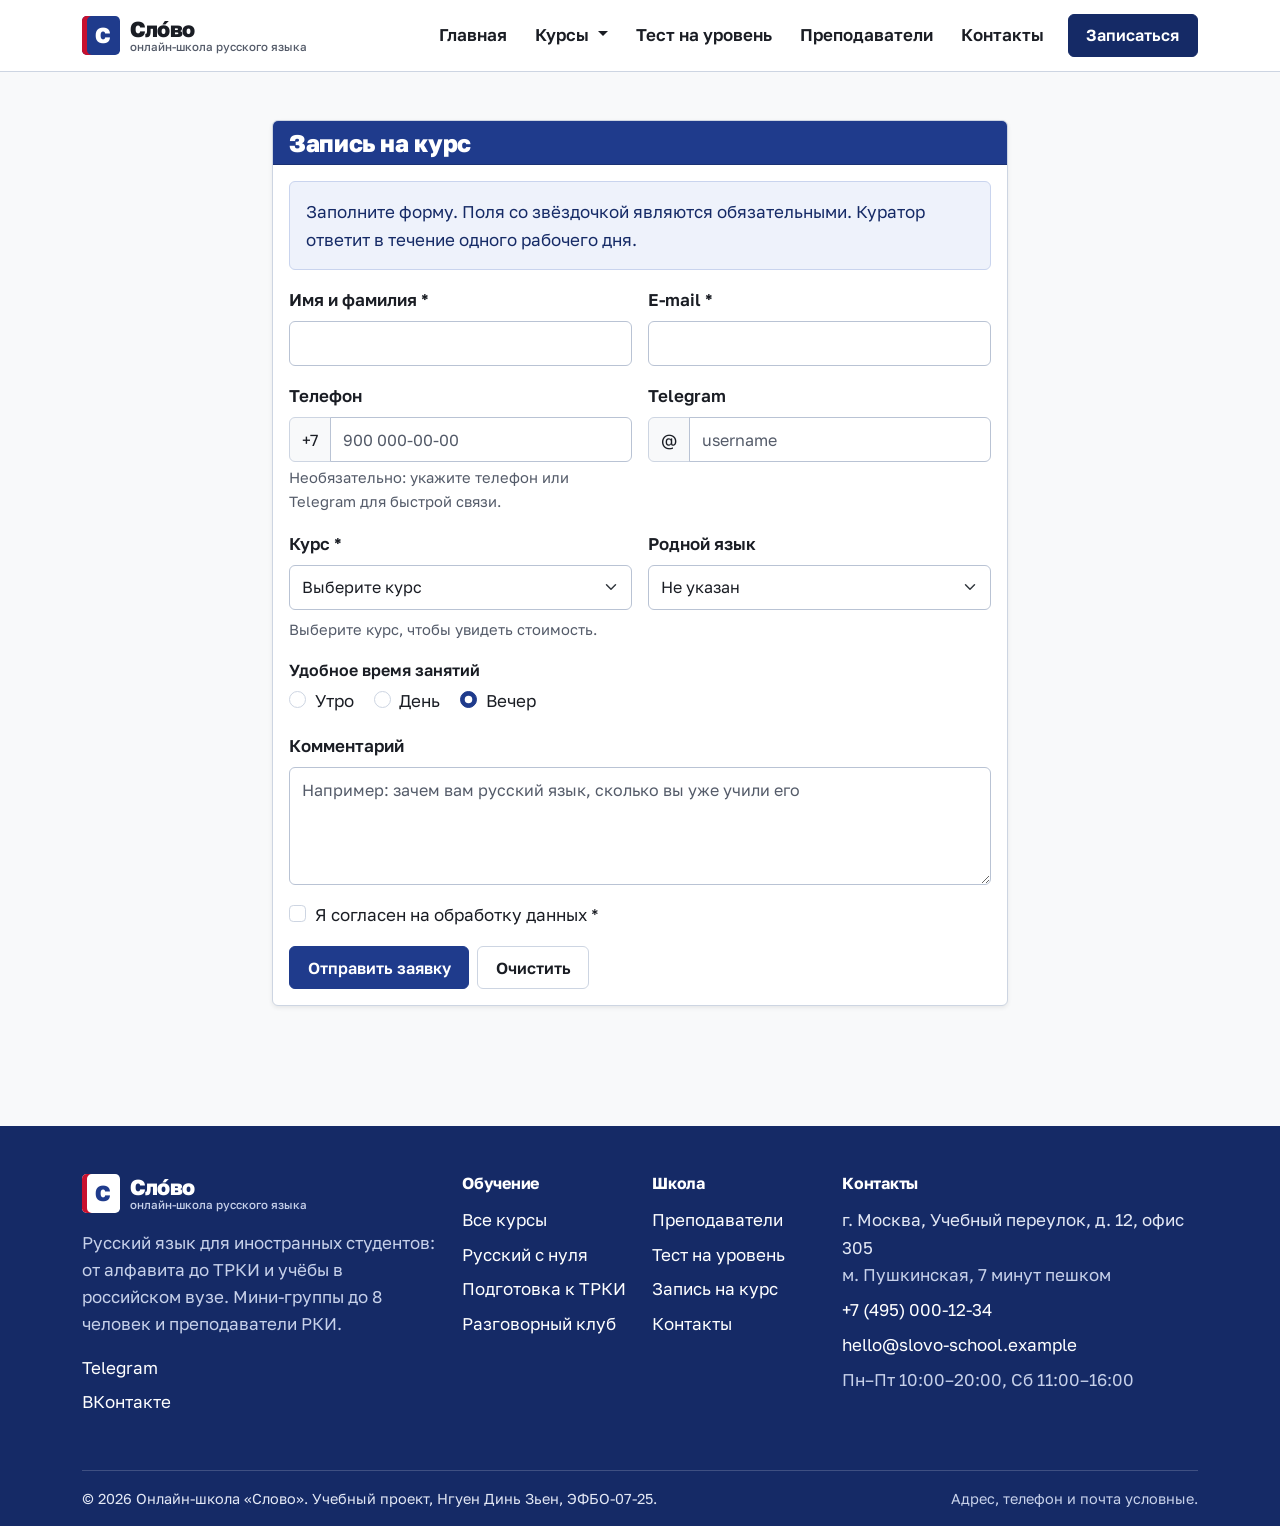
<file: order.html>
<!DOCTYPE html>
<html lang="ru">
<head>
  <meta charset="UTF-8">
  <meta name="viewport" content="width=device-width, initial-scale=1.0">
  <title>Запись на курс — Онлайн-школа «Слово»</title>
  <meta name="description" content="Форма записи на курс русского языка: контакты, выбор курса, удобное время занятий.">
  <meta name="theme-color" content="#1f3b8c">
  <link rel="icon" href="images/favicon.svg" type="image/svg+xml">
  <link rel="preconnect" href="https://fonts.googleapis.com">
  <link rel="preconnect" href="https://fonts.gstatic.com" crossorigin>
  <link href="https://fonts.googleapis.com/css2?family=Caveat:wght@600&family=Golos+Text:wght@400;500;600;700;800&display=swap" rel="stylesheet">
  <link
    href="https://cdn.jsdelivr.net/npm/bootstrap@5.3.8/dist/css/bootstrap.min.css"
    rel="stylesheet"
  >
  <link rel="stylesheet" href="css/custom.css">
  <script defer src="https://cdn.jsdelivr.net/npm/bootstrap@5.3.8/dist/js/bootstrap.bundle.min.js"></script>
  <script defer src="js/data.js"></script>
  <script defer src="js/main.js"></script>
</head>
<body class="bg-light">
  <a class="skip-link" href="#main">Перейти к основному содержимому</a>

  <header class="site-header sticky-top">
    <nav class="navbar navbar-expand-lg" aria-label="Основная навигация">
      <div class="container">
        <a class="navbar-brand brand" href="index.html">
          <span class="brand__mark" aria-hidden="true">С</span>
          <span class="brand__text"><span class="brand__name">Сло́во</span><span class="brand__sub">онлайн-школа русского языка</span></span>
        </a>
        <button
          class="navbar-toggler"
          type="button"
          data-bs-toggle="collapse"
          data-bs-target="#mainNavbar"
          aria-controls="mainNavbar"
          aria-expanded="false"
          aria-label="Открыть меню"
        >
          <span class="navbar-toggler-icon"></span>
        </button>
        <div class="collapse navbar-collapse" id="mainNavbar">
          <ul class="navbar-nav ms-auto align-items-lg-center gap-lg-1">
            <li class="nav-item"><a class="nav-link" href="index.html">Главная</a></li>
            <li class="nav-item dropdown">
              <button
                class="nav-link dropdown-toggle"
                type="button"
                data-bs-toggle="dropdown"
                aria-expanded="false"
              >
                Курсы
              </button>
              <ul class="dropdown-menu">
                <li><a class="dropdown-item" href="catalog.html">Все курсы</a></li>
                <li><hr class="dropdown-divider"></li>
                <li><a class="dropdown-item" href="product.html?id=a1">Русский с нуля (A1)</a></li>
                <li><a class="dropdown-item" href="product.html?id=a2">Базовый уровень (A2)</a></li>
                <li><a class="dropdown-item" href="product.html?id=b1">Подготовка к ТРКИ-1 (B1)</a></li>
                <li><a class="dropdown-item" href="product.html?id=b2">Русский для учёбы в вузе (B2)</a></li>
                <li><a class="dropdown-item" href="product.html?id=club">Разговорный клуб</a></li>
              </ul>
            </li>
            <li class="nav-item"><a class="nav-link" href="test.html">Тест на уровень</a></li>
            <li class="nav-item"><a class="nav-link" href="teachers.html">Преподаватели</a></li>
            <li class="nav-item"><a class="nav-link" href="contacts.html">Контакты</a></li>
            <li class="nav-item ms-lg-2 mt-2 mt-lg-0">
              <a class="btn btn-primary w-100 active" href="order.html" aria-current="page">Записаться</a>
            </li>
          </ul>
        </div>
      </div>
    </nav>
  </header>

  <main id="main" tabindex="-1" class="container my-5">
    <div class="row justify-content-center">
      <div class="col-12 col-lg-8">
        <div class="card shadow-sm">
          <div class="card-header bg-primary text-white">
            <h1 class="h4 mb-0">Запись на курс</h1>
          </div>
          <div class="card-body">
            <div class="alert alert-info">
              Заполните форму. Поля со звёздочкой являются обязательными. Куратор ответит в течение одного рабочего дня.
            </div>
            <form class="needs-validation" id="order-form" action="#" method="post" novalidate>
              <div class="row g-3">
                <div class="col-12 col-md-6">
                  <label for="order-name" class="form-label">Имя и фамилия *</label>
                  <input id="order-name" name="name" type="text" class="form-control" autocomplete="name" minlength="2" required>
                  <div class="invalid-feedback">Введите имя и фамилию.</div>
                </div>
                <div class="col-12 col-md-6">
                  <label for="order-email" class="form-label">E-mail *</label>
                  <input id="order-email" name="email" type="email" class="form-control" autocomplete="email" required>
                  <div class="invalid-feedback">Введите корректный e-mail, например name@mail.ru.</div>
                </div>
                <div class="col-12 col-md-6">
                  <label for="order-phone" class="form-label">Телефон</label>
                  <div class="input-group">
                    <span class="input-group-text">+7</span>
                    <input id="order-phone" name="phone" type="tel" aria-describedby="order-phone-hint" class="form-control" placeholder="900 000-00-00" autocomplete="tel-national">
                  </div>
                  <div class="form-hint mt-1" id="order-phone-hint">Необязательно: укажите телефон или Telegram для быстрой связи.
                  </div>
                </div>
                <div class="col-12 col-md-6">
                  <label for="order-telegram" class="form-label">Telegram</label>
                  <div class="input-group">
                    <span class="input-group-text">@</span>
                    <input id="order-telegram" name="telegram" type="text" class="form-control" placeholder="username">
                  </div>
                </div>
                <div class="col-12 col-md-6">
                  <label for="order-course" class="form-label">Курс *</label>
                  <select id="order-course" name="course" class="form-select" required>
                    <option value="" selected>Выберите курс</option>
                    <option value="a1">Русский с нуля (A1)</option>
                    <option value="a2">Базовый уровень (A2)</option>
                    <option value="b1">Подготовка к ТРКИ-1 (B1)</option>
                    <option value="b2">Русский для учёбы в вузе (B2)</option>
                    <option value="club">Разговорный клуб (A2–C1)</option>
                    <option value="trki2" disabled>Подготовка к ТРКИ-2 (B2–C1) — мест нет</option>
                  </select>
                  <div class="invalid-feedback">Выберите курс.</div>
                  <p class="form-hint mt-2 mb-0" id="order-summary" aria-live="polite">Выберите курс, чтобы увидеть стоимость.</p>
                </div>
                <div class="col-12 col-md-6">
                  <label for="order-language" class="form-label">Родной язык</label>
                  <select id="order-language" name="language" class="form-select">
                    <option value="" selected>Не указан</option>
                    <option value="en">Английский</option>
                    <option value="zh">Китайский</option>
                    <option value="vi">Вьетнамский</option>
                    <option value="ar">Арабский</option>
                    <option value="other">Другой</option>
                  </select>
                </div>
                <div class="col-12">
                  <fieldset>
                  <legend class="form-label fs-6 mb-1">Удобное время занятий</legend>
                  <div class="form-check form-check-inline">
                    <input id="time-morning" class="form-check-input" type="radio" name="time" value="morning">
                    <label class="form-check-label" for="time-morning">Утро</label>
                  </div>
                  <div class="form-check form-check-inline">
                    <input id="time-day" class="form-check-input" type="radio" name="time" value="day">
                    <label class="form-check-label" for="time-day">День</label>
                  </div>
                  <div class="form-check form-check-inline">
                    <input id="time-evening" class="form-check-input" type="radio" name="time" value="evening" checked>
                    <label class="form-check-label" for="time-evening">Вечер</label>
                  </div>
                  </fieldset>
                </div>
                <div class="col-12">
                  <label for="order-comment" class="form-label">Комментарий</label>
                  <textarea id="order-comment" name="comment" class="form-control" rows="4" placeholder="Например: зачем вам русский язык, сколько вы уже учили его"></textarea>
                </div>
                <div class="col-12">
                  <div class="form-check">
                    <input id="order-agree" name="agree" class="form-check-input" type="checkbox" required>
                    <label class="form-check-label" for="order-agree">Я согласен на обработку данных *</label>
                    <div class="invalid-feedback">Без согласия заявку отправить нельзя.</div>
                  </div>
                </div>
                <div class="col-12 d-flex flex-wrap gap-2">
                  <button class="btn btn-primary" type="submit">Отправить заявку</button>
                  <button class="btn btn-outline-secondary" type="reset">Очистить</button>
                </div>
              </div>
            </form>
          </div>
        </div>
      </div>
    </div>
  </main>

  <footer class="site-footer">
    <div class="container">
      <div class="row g-4 py-5">
        <div class="col-12 col-lg-4">
          <a class="brand brand--light text-decoration-none mb-3" href="index.html">
            <span class="brand__mark" aria-hidden="true">С</span>
            <span class="brand__text"><span class="brand__name">Сло́во</span><span class="brand__sub">онлайн-школа русского языка</span></span>
          </a>
          <p class="site-footer__text mb-3">
            Русский язык для иностранных студентов: от алфавита до ТРКИ и учёбы в российском вузе.
            Мини-группы до 8 человек и преподаватели РКИ.
          </p>
          <ul class="list-unstyled mb-0 site-footer__list">
            <li><a href="https://t.me/" target="_blank" rel="noopener">Telegram<span class="visually-hidden"> (откроется в новой вкладке)</span></a></li>
            <li><a href="https://vk.com/" target="_blank" rel="noopener">ВКонтакте<span class="visually-hidden"> (откроется в новой вкладке)</span></a></li>
          </ul>
        </div>
        <nav class="col-6 col-lg-2" aria-label="Обучение">
          <h2 class="site-footer__title">Обучение</h2>
          <ul class="list-unstyled site-footer__list">
            <li><a href="catalog.html">Все курсы</a></li>
            <li><a href="product.html?id=a1">Русский с нуля</a></li>
            <li><a href="product.html?id=b1">Подготовка к ТРКИ</a></li>
            <li><a href="product.html?id=club">Разговорный клуб</a></li>
          </ul>
        </nav>
        <nav class="col-6 col-lg-2" aria-label="О школе">
          <h2 class="site-footer__title">Школа</h2>
          <ul class="list-unstyled site-footer__list">
            <li><a href="teachers.html">Преподаватели</a></li>
            <li><a href="test.html">Тест на уровень</a></li>
            <li><a href="order.html">Запись на курс</a></li>
            <li><a href="contacts.html">Контакты</a></li>
          </ul>
        </nav>
        <div class="col-12 col-lg-4">
          <h2 class="site-footer__title">Контакты</h2>
          <address class="site-footer__list mb-0">
            <p class="mb-2">г. Москва, Учебный переулок, д. 12, офис 305<br><span class="site-footer__muted">м. Пушкинская, 7 минут пешком</span></p>
            <p class="mb-2"><a href="tel:+74950001234">+7 (495) 000-12-34</a></p>
            <p class="mb-2"><a href="mailto:hello@slovo-school.example">hello@slovo-school.example</a></p>
            <p class="mb-0 site-footer__muted">Пн–Пт 10:00–20:00, Сб 11:00–16:00</p>
          </address>
        </div>
      </div>
      <div class="site-footer__bottom d-flex flex-column flex-md-row justify-content-between gap-2 py-3">
        <p class="mb-0">&copy; 2026 Онлайн-школа «Слово». Учебный проект, Нгуен Динь Зьен, ЭФБО-07-25.</p>
        <p class="mb-0 site-footer__muted">Адрес, телефон и почта условные.</p>
      </div>
    </div>
  </footer>

  <div class="toast-container position-fixed bottom-0 end-0 p-3">
    <div class="toast text-bg-success border-0" id="success-toast" role="status" aria-live="polite" aria-atomic="true">
      <div class="d-flex">
        <div class="toast-body">Заявка отправлена! Куратор свяжется с вами в течение рабочего дня.</div>
        <button type="button" class="btn-close btn-close-white me-2 m-auto" data-bs-dismiss="toast" aria-label="Закрыть"></button>
      </div>
    </div>
  </div>
</body>
</html>
</file>
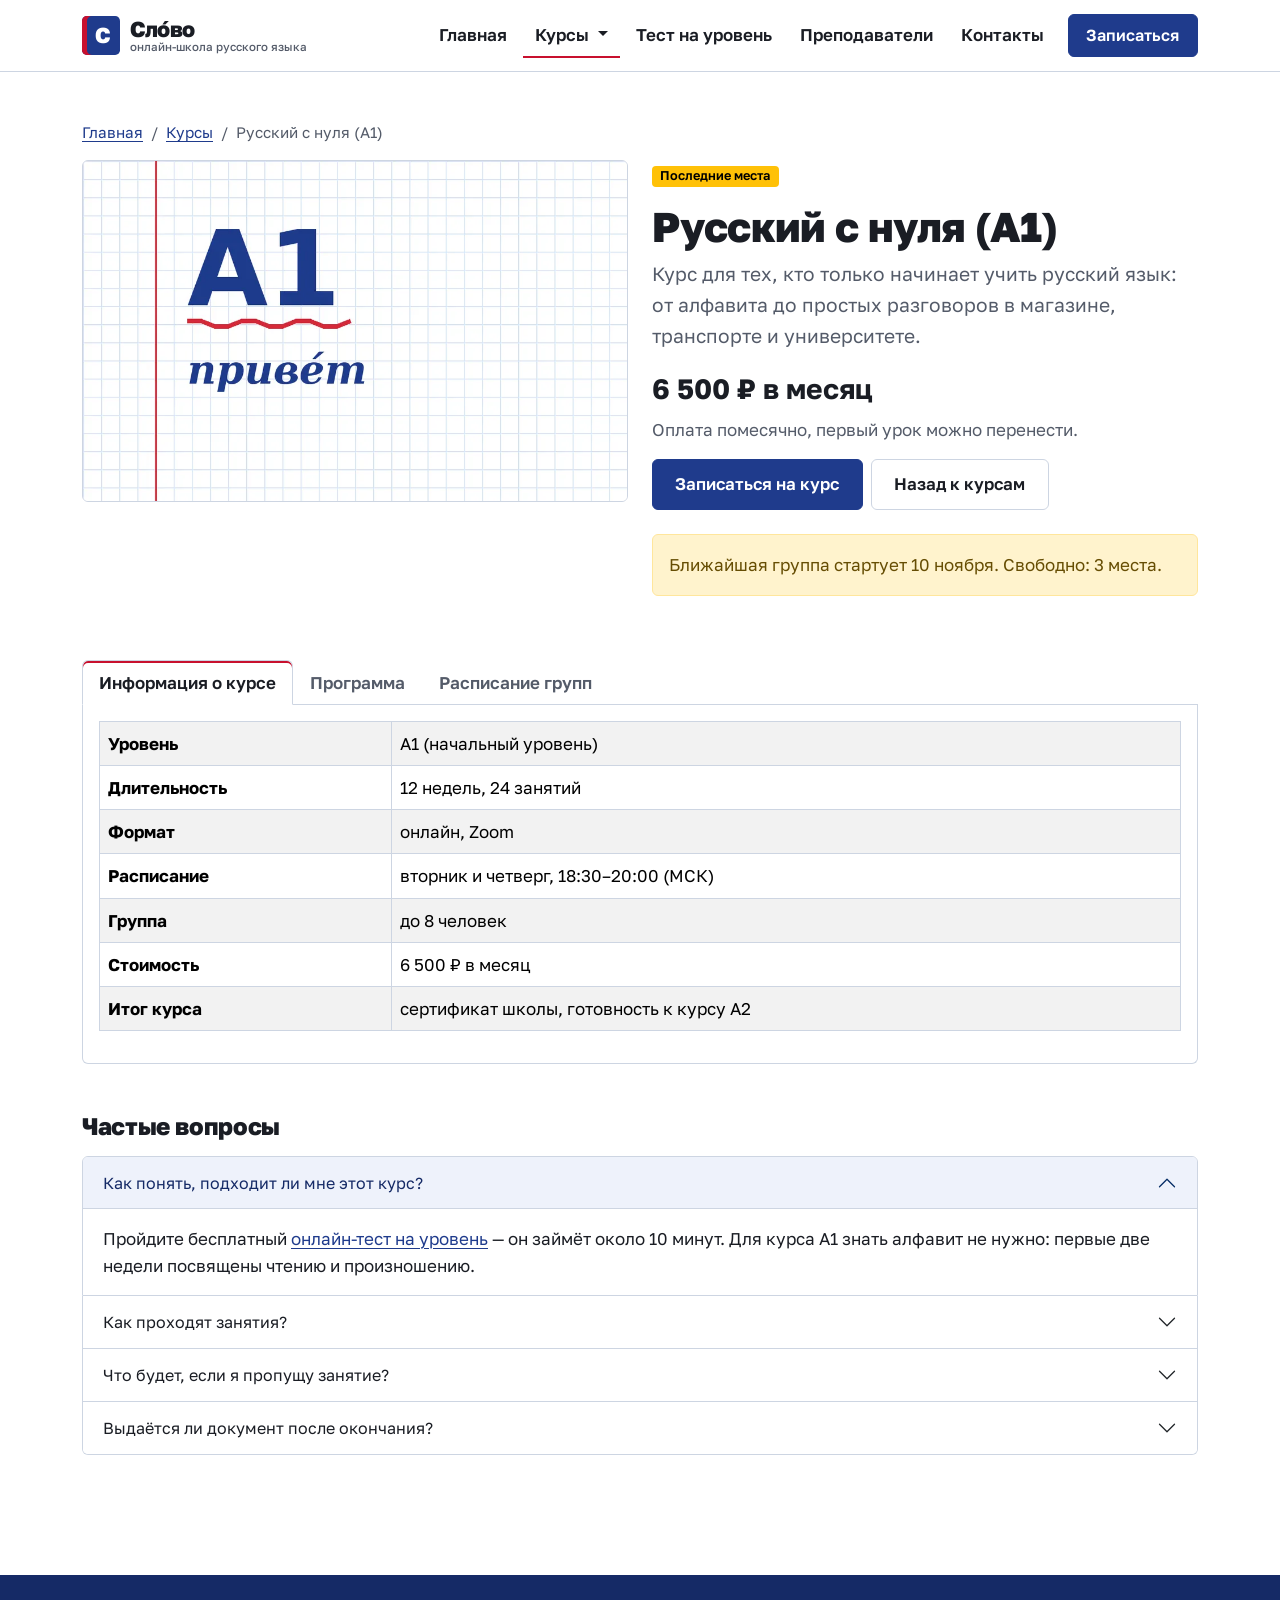
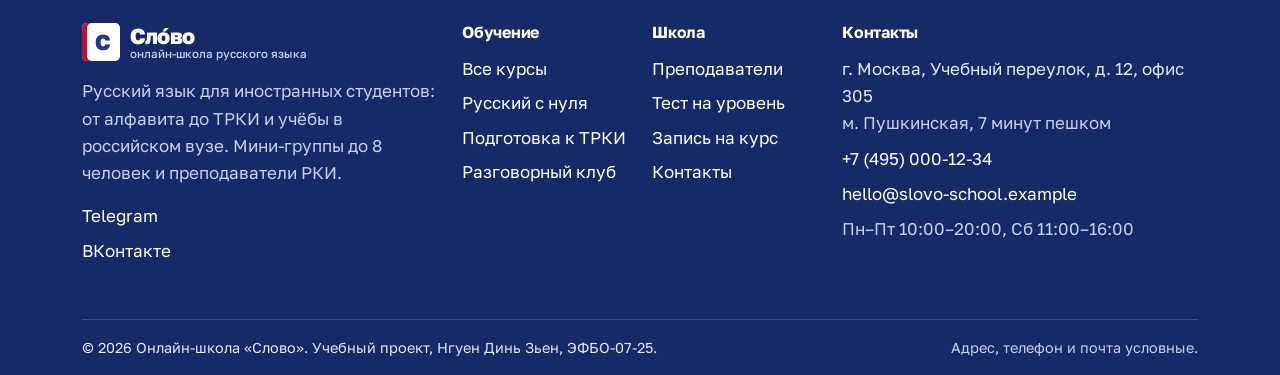
<file: product.html>
<!DOCTYPE html>
<html lang="ru">
<head>
  <meta charset="UTF-8">
  <meta name="viewport" content="width=device-width, initial-scale=1.0">
  <title>Курс «Русский с нуля» (A1) — Онлайн-школа «Слово»</title>
  <meta name="description" content="Курс русского языка с нуля, уровень A1: программа, расписание, стоимость и ответы на частые вопросы.">
  <meta name="theme-color" content="#1f3b8c">
  <link rel="icon" href="images/favicon.svg" type="image/svg+xml">
  <link rel="preconnect" href="https://fonts.googleapis.com">
  <link rel="preconnect" href="https://fonts.gstatic.com" crossorigin>
  <link href="https://fonts.googleapis.com/css2?family=Caveat:wght@600&family=Golos+Text:wght@400;500;600;700;800&display=swap" rel="stylesheet">
  <link
    href="https://cdn.jsdelivr.net/npm/bootstrap@5.3.8/dist/css/bootstrap.min.css"
    rel="stylesheet"
  >
  <link rel="stylesheet" href="css/custom.css">
  <script defer src="https://cdn.jsdelivr.net/npm/bootstrap@5.3.8/dist/js/bootstrap.bundle.min.js"></script>
  <script defer src="js/data.js"></script>
  <script defer src="js/main.js"></script>
</head>
<body>
  <a class="skip-link" href="#main">Перейти к основному содержимому</a>

  <header class="site-header sticky-top">
    <nav class="navbar navbar-expand-lg" aria-label="Основная навигация">
      <div class="container">
        <a class="navbar-brand brand" href="index.html">
          <span class="brand__mark" aria-hidden="true">С</span>
          <span class="brand__text"><span class="brand__name">Сло́во</span><span class="brand__sub">онлайн-школа русского языка</span></span>
        </a>
        <button
          class="navbar-toggler"
          type="button"
          data-bs-toggle="collapse"
          data-bs-target="#mainNavbar"
          aria-controls="mainNavbar"
          aria-expanded="false"
          aria-label="Открыть меню"
        >
          <span class="navbar-toggler-icon"></span>
        </button>
        <div class="collapse navbar-collapse" id="mainNavbar">
          <ul class="navbar-nav ms-auto align-items-lg-center gap-lg-1">
            <li class="nav-item"><a class="nav-link" href="index.html">Главная</a></li>
            <li class="nav-item dropdown">
              <button
                class="nav-link dropdown-toggle active"
                type="button"
                data-bs-toggle="dropdown"
                aria-expanded="false"
              >
                Курсы
              </button>
              <ul class="dropdown-menu">
                <li><a class="dropdown-item" href="catalog.html">Все курсы</a></li>
                <li><hr class="dropdown-divider"></li>
                <li><a class="dropdown-item" href="product.html?id=a1">Русский с нуля (A1)</a></li>
                <li><a class="dropdown-item" href="product.html?id=a2">Базовый уровень (A2)</a></li>
                <li><a class="dropdown-item" href="product.html?id=b1">Подготовка к ТРКИ-1 (B1)</a></li>
                <li><a class="dropdown-item" href="product.html?id=b2">Русский для учёбы в вузе (B2)</a></li>
                <li><a class="dropdown-item" href="product.html?id=club">Разговорный клуб</a></li>
              </ul>
            </li>
            <li class="nav-item"><a class="nav-link" href="test.html">Тест на уровень</a></li>
            <li class="nav-item"><a class="nav-link" href="teachers.html">Преподаватели</a></li>
            <li class="nav-item"><a class="nav-link" href="contacts.html">Контакты</a></li>
            <li class="nav-item ms-lg-2 mt-2 mt-lg-0">
              <a class="btn btn-primary w-100" href="order.html">Записаться</a>
            </li>
          </ul>
        </div>
      </div>
    </nav>
  </header>

  <main id="main" tabindex="-1" class="container my-5">
    <div id="course-page">
    <nav aria-label="breadcrumb">
      <ol class="breadcrumb">
        <li class="breadcrumb-item"><a href="index.html">Главная</a></li>
        <li class="breadcrumb-item"><a href="catalog.html">Курсы</a></li>
        <li class="breadcrumb-item active" aria-current="page" id="course-breadcrumb">Русский с нуля (A1)</li>
      </ol>
    </nav>

    <div class="row g-4">
      <div class="col-12 col-lg-6">
        <figure class="course-cover mb-0">
          <picture id="course-cover">
            <source type="image/webp" srcset="images/courses/a1-480.webp 480w, images/courses/a1-960.webp 960w" sizes="(min-width: 992px) 540px, 100vw">
            <img src="images/courses/a1-960.jpg" srcset="images/courses/a1-480.jpg 480w, images/courses/a1-960.jpg 960w" sizes="(min-width: 992px) 540px, 100vw" width="960" height="600" alt="">
          </picture>
          <figcaption class="visually-hidden">Уровень <span id="course-level-mark">A1</span>, <span id="course-level-name">начальный уровень</span></figcaption>
        </figure>
      </div>
      <div class="col-12 col-lg-6">
        <span class="badge text-bg-warning mb-3" id="course-status">Последние места</span>
        <h1 class="h2" id="course-title">Русский с нуля (A1)</h1>
        <p class="lead text-muted" id="course-description">
          Курс для тех, кто только начинает учить русский язык: от алфавита
          до простых разговоров в магазине, транспорте и университете.
        </p>
        <p class="fs-3 fw-bold mb-1" id="course-price">6 500 ₽ в месяц</p>
        <p class="text-muted mb-3" id="course-price-note">Оплата помесячно, первый урок можно перенести.</p>
        <div class="d-flex flex-wrap gap-2 mb-4">
          <a class="btn btn-primary btn-lg" href="order.html?course=a1" id="course-enroll">Записаться на курс</a>
          <a class="btn btn-outline-secondary btn-lg" href="catalog.html">Назад к курсам</a>
        </div>
        <div class="alert alert-warning" id="course-alert">
          Ближайшая группа стартует 10 ноября. Осталось 3 свободных места.
        </div>
      </div>
    </div>

    <section class="mt-5">
      <ul class="nav nav-tabs" id="courseTabs" role="tablist">
        <li class="nav-item" role="presentation">
          <button class="nav-link active" id="info-tab" data-bs-toggle="tab" data-bs-target="#info-pane" type="button" role="tab" aria-controls="info-pane" aria-selected="true">Информация о курсе</button>
        </li>
        <li class="nav-item" role="presentation">
          <button class="nav-link" id="program-tab" data-bs-toggle="tab" data-bs-target="#program-pane" type="button" role="tab" aria-controls="program-pane" aria-selected="false">Программа</button>
        </li>
        <li class="nav-item" role="presentation">
          <button class="nav-link" id="schedule-tab" data-bs-toggle="tab" data-bs-target="#schedule-pane" type="button" role="tab" aria-controls="schedule-pane" aria-selected="false">Расписание групп</button>
        </li>
      </ul>
      <div class="tab-content border border-top-0 rounded-bottom bg-white p-3" id="courseTabsContent">
        <div class="tab-pane fade show active" id="info-pane" role="tabpanel" aria-labelledby="info-tab" tabindex="0">
          <div class="table-responsive">
            <table class="table table-striped table-bordered align-middle">
              <tbody>
                <tr>
                  <th scope="row">Уровень</th>
                  <td data-info="level">A1 (начальный)</td>
                </tr>
                <tr>
                  <th scope="row">Длительность</th>
                  <td data-info="duration">12 недель, 24 занятия</td>
                </tr>
                <tr>
                  <th scope="row">Формат</th>
                  <td>онлайн, Zoom</td>
                </tr>
                <tr>
                  <th scope="row">Расписание</th>
                  <td data-info="schedule">вторник и четверг, 18:30–20:00 (МСК)</td>
                </tr>
                <tr>
                  <th scope="row">Группа</th>
                  <td>до 8 человек</td>
                </tr>
                <tr>
                  <th scope="row">Стоимость</th>
                  <td data-info="price">6 500 ₽ в месяц</td>
                </tr>
                <tr>
                  <th scope="row">Итог курса</th>
                  <td data-info="result">сертификат школы, готовность к курсу A2</td>
                </tr>
              </tbody>
            </table>
          </div>
        </div>
        <div class="tab-pane fade" id="program-pane" role="tabpanel" aria-labelledby="program-tab" tabindex="0">
          <ul class="list-group list-group-flush" id="course-program">
              <li class="list-group-item d-flex gap-3">
                <span class="fw-bold text-primary text-nowrap">Недели 1–2</span>
                <span>Алфавит, правила чтения, произношение</span>
              </li>
              <li class="list-group-item d-flex gap-3">
                <span class="fw-bold text-primary text-nowrap">Недели 3–4</span>
                <span>Знакомство, рассказ о себе, род существительных</span>
              </li>
              <li class="list-group-item d-flex gap-3">
                <span class="fw-bold text-primary text-nowrap">Недели 5–6</span>
                <span>Числа, время, покупки; винительный падеж</span>
              </li>
              <li class="list-group-item d-flex gap-3">
                <span class="fw-bold text-primary text-nowrap">Недели 7–8</span>
                <span>Город и транспорт, предложный падеж места</span>
              </li>
              <li class="list-group-item d-flex gap-3">
                <span class="fw-bold text-primary text-nowrap">Недели 9–10</span>
                <span>Учёба и работа; глаголы настоящего и прошедшего времени</span>
              </li>
              <li class="list-group-item d-flex gap-3">
                <span class="fw-bold text-primary text-nowrap">Недели 11–12</span>
                <span>Повторение и итоговый тест уровня A1</span>
              </li>
          </ul>
        </div>
        <div class="tab-pane fade" id="schedule-pane" role="tabpanel" aria-labelledby="schedule-tab" tabindex="0">
          <div class="table-responsive">
            <table class="table align-middle mb-0">
              <thead>
                <tr>
                  <th scope="col">Группа</th>
                  <th scope="col">Старт</th>
                  <th scope="col">Дни и время (МСК)</th>
                  <th scope="col">Преподаватель</th>
                  <th scope="col">Места</th>
                </tr>
              </thead>
              <tbody id="course-schedule">
                  <tr>
                    <th scope="row">A1-11</th>
                    <td>10 ноября</td>
                    <td>вт, чт 18:30–20:00</td>
                    <td>Анна Белова</td>
                    <td><span class="badge bg-warning text-dark">3 места</span></td>
                  </tr>
                  <tr>
                    <th scope="row">A1-12</th>
                    <td>17 ноября</td>
                    <td>пн, ср 10:00–11:30</td>
                    <td>Дмитрий Новиков</td>
                    <td><span class="badge bg-success">6 мест</span></td>
                  </tr>
                  <tr>
                    <th scope="row">A1-10</th>
                    <td>27 октября</td>
                    <td>сб 11:00–14:00</td>
                    <td>Анна Белова</td>
                    <td><span class="badge bg-secondary">Мест нет</span></td>
                  </tr>
              </tbody>
            </table>
          </div>
        </div>
      </div>
    </section>

    <section class="mt-5" id="faq">
      <h2 class="h4 mb-3">Частые вопросы</h2>
      <div class="accordion" id="faqAccordion">
        <div class="accordion-item">
          <h3 class="accordion-header">
            <button
              class="accordion-button"
              type="button"
              data-bs-toggle="collapse"
              data-bs-target="#faqOne"
              aria-expanded="true"
              aria-controls="faqOne"
            >
              Как понять, подходит ли мне этот курс?
            </button>
          </h3>
          <div
            id="faqOne"
            class="accordion-collapse collapse show"
            data-bs-parent="#faqAccordion"
          >
            <div class="accordion-body">Пройдите бесплатный <a href="test.html">онлайн-тест на уровень</a> — он займёт около 10 минут. Для курса A1 знать алфавит не нужно: первые две недели посвящены чтению и произношению.</div>
          </div>
        </div>
        <div class="accordion-item">
          <h3 class="accordion-header">
            <button
              class="accordion-button collapsed"
              type="button"
              data-bs-toggle="collapse"
              data-bs-target="#faqTwo"
              aria-expanded="false"
              aria-controls="faqTwo"
            >
              Как проходят занятия?
            </button>
          </h3>
          <div
            id="faqTwo"
            class="accordion-collapse collapse"
            data-bs-parent="#faqAccordion"
          >
            <div class="accordion-body">Онлайн в Zoom два раза в неделю по 90 минут. После каждого занятия — домашнее задание на 30–40 минут и запись урока.</div>
          </div>
        </div>
        <div class="accordion-item">
          <h3 class="accordion-header">
            <button
              class="accordion-button collapsed"
              type="button"
              data-bs-toggle="collapse"
              data-bs-target="#faqThree"
              aria-expanded="false"
              aria-controls="faqThree"
            >
              Что будет, если я пропущу занятие?
            </button>
          </h3>
          <div
            id="faqThree"
            class="accordion-collapse collapse"
            data-bs-parent="#faqAccordion"
          >
            <div class="accordion-body">Запись урока и материалы остаются в общем чате группы. Преподаватель проверит домашнее задание как обычно.</div>
          </div>
        </div>
        <div class="accordion-item">
          <h3 class="accordion-header">
            <button
              class="accordion-button collapsed"
              type="button"
              data-bs-toggle="collapse"
              data-bs-target="#faqFour"
              aria-expanded="false"
              aria-controls="faqFour"
            >
              Выдаётся ли документ после окончания?
            </button>
          </h3>
          <div
            id="faqFour"
            class="accordion-collapse collapse"
            data-bs-parent="#faqAccordion"
          >
            <div class="accordion-body">Да, сертификат школы об окончании курса. Для официального государственного сертификата нужно сдать экзамен ТРКИ.</div>
          </div>
        </div>
      </div>
    </section>
    </div>
  </main>

  <footer class="site-footer">
    <div class="container">
      <div class="row g-4 py-5">
        <div class="col-12 col-lg-4">
          <a class="brand brand--light text-decoration-none mb-3" href="index.html">
            <span class="brand__mark" aria-hidden="true">С</span>
            <span class="brand__text"><span class="brand__name">Сло́во</span><span class="brand__sub">онлайн-школа русского языка</span></span>
          </a>
          <p class="site-footer__text mb-3">
            Русский язык для иностранных студентов: от алфавита до ТРКИ и учёбы в российском вузе.
            Мини-группы до 8 человек и преподаватели РКИ.
          </p>
          <ul class="list-unstyled mb-0 site-footer__list">
            <li><a href="https://t.me/" target="_blank" rel="noopener">Telegram<span class="visually-hidden"> (откроется в новой вкладке)</span></a></li>
            <li><a href="https://vk.com/" target="_blank" rel="noopener">ВКонтакте<span class="visually-hidden"> (откроется в новой вкладке)</span></a></li>
          </ul>
        </div>
        <nav class="col-6 col-lg-2" aria-label="Обучение">
          <h2 class="site-footer__title">Обучение</h2>
          <ul class="list-unstyled site-footer__list">
            <li><a href="catalog.html">Все курсы</a></li>
            <li><a href="product.html?id=a1">Русский с нуля</a></li>
            <li><a href="product.html?id=b1">Подготовка к ТРКИ</a></li>
            <li><a href="product.html?id=club">Разговорный клуб</a></li>
          </ul>
        </nav>
        <nav class="col-6 col-lg-2" aria-label="О школе">
          <h2 class="site-footer__title">Школа</h2>
          <ul class="list-unstyled site-footer__list">
            <li><a href="teachers.html">Преподаватели</a></li>
            <li><a href="test.html">Тест на уровень</a></li>
            <li><a href="order.html">Запись на курс</a></li>
            <li><a href="contacts.html">Контакты</a></li>
          </ul>
        </nav>
        <div class="col-12 col-lg-4">
          <h2 class="site-footer__title">Контакты</h2>
          <address class="site-footer__list mb-0">
            <p class="mb-2">г. Москва, Учебный переулок, д. 12, офис 305<br><span class="site-footer__muted">м. Пушкинская, 7 минут пешком</span></p>
            <p class="mb-2"><a href="tel:+74950001234">+7 (495) 000-12-34</a></p>
            <p class="mb-2"><a href="mailto:hello@slovo-school.example">hello@slovo-school.example</a></p>
            <p class="mb-0 site-footer__muted">Пн–Пт 10:00–20:00, Сб 11:00–16:00</p>
          </address>
        </div>
      </div>
      <div class="site-footer__bottom d-flex flex-column flex-md-row justify-content-between gap-2 py-3">
        <p class="mb-0">&copy; 2026 Онлайн-школа «Слово». Учебный проект, Нгуен Динь Зьен, ЭФБО-07-25.</p>
        <p class="mb-0 site-footer__muted">Адрес, телефон и почта условные.</p>
      </div>
    </div>
  </footer>
</body>
</html>
</file>
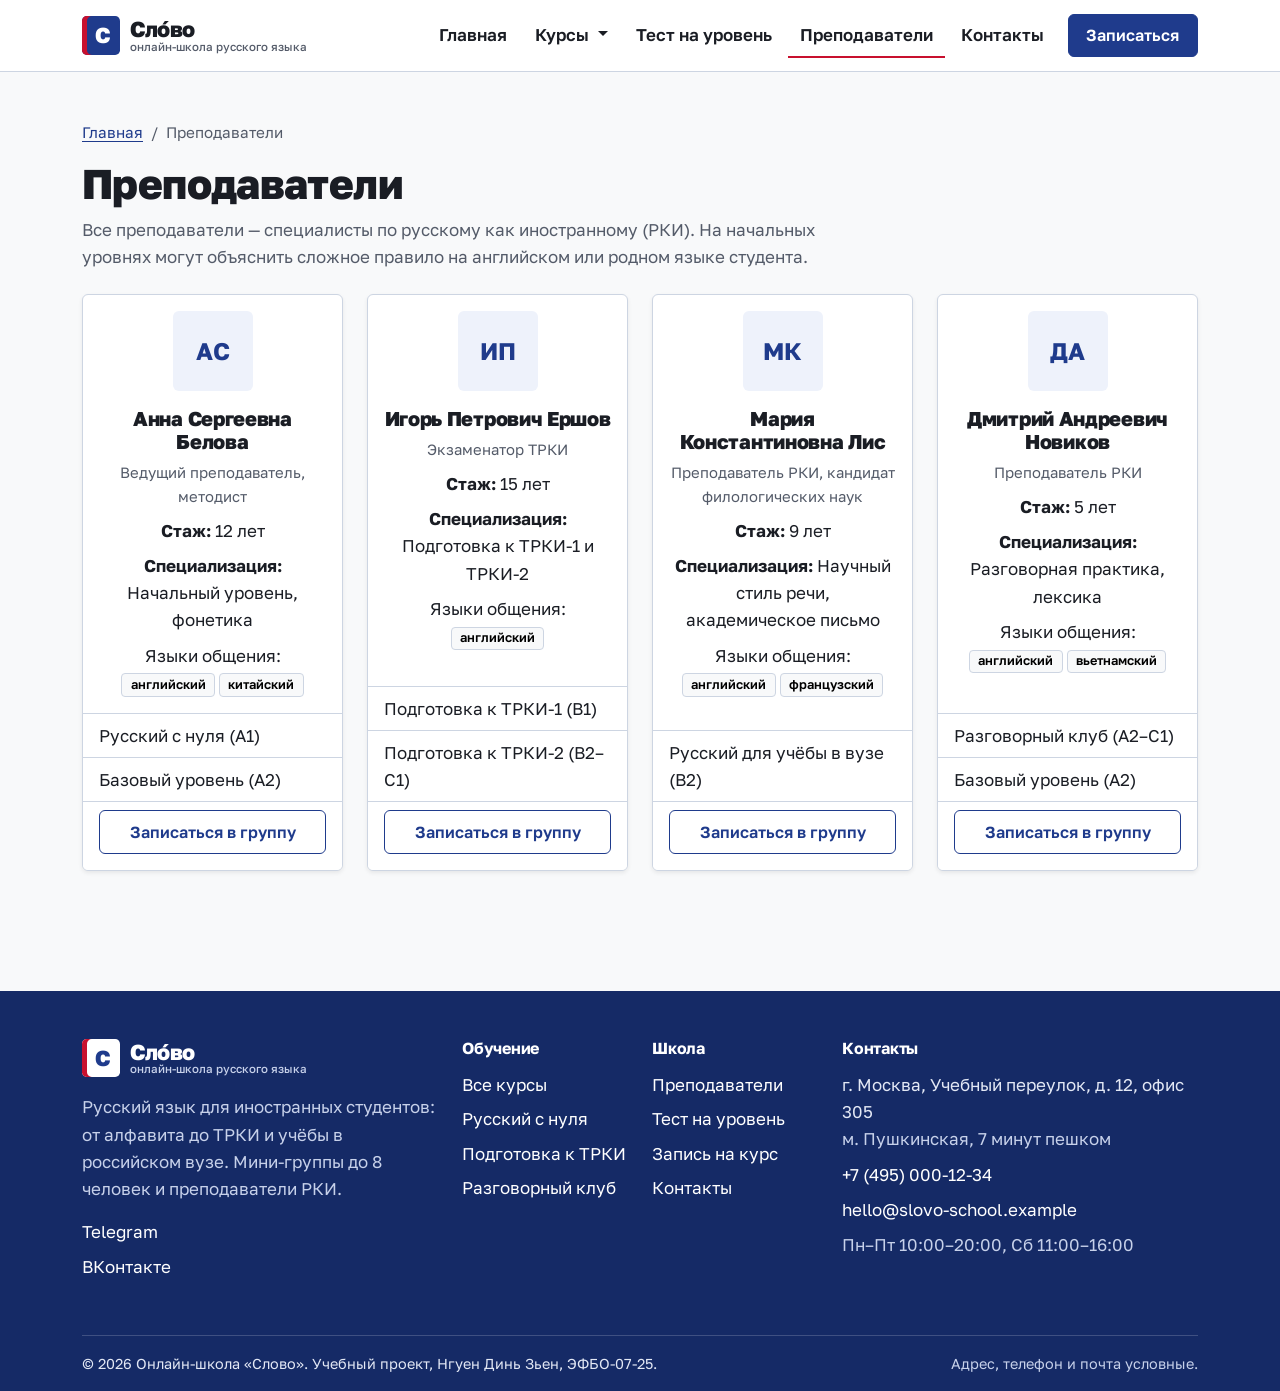
<file: teachers.html>
<!DOCTYPE html>
<html lang="ru">
<head>
  <meta charset="UTF-8">
  <meta name="viewport" content="width=device-width, initial-scale=1.0">
  <title>Преподаватели — Онлайн-школа «Слово»</title>
  <meta name="description" content="Преподаватели онлайн-школы «Слово»: специалисты по русскому как иностранному, опыт работы, языки общения и курсы.">
  <meta name="theme-color" content="#1f3b8c">
  <link rel="icon" href="images/favicon.svg" type="image/svg+xml">
  <link rel="preconnect" href="https://fonts.googleapis.com">
  <link rel="preconnect" href="https://fonts.gstatic.com" crossorigin>
  <link href="https://fonts.googleapis.com/css2?family=Caveat:wght@600&family=Golos+Text:wght@400;500;600;700;800&display=swap" rel="stylesheet">
  <link
    href="https://cdn.jsdelivr.net/npm/bootstrap@5.3.8/dist/css/bootstrap.min.css"
    rel="stylesheet"
  >
  <link rel="stylesheet" href="css/custom.css">
  <script defer src="https://cdn.jsdelivr.net/npm/bootstrap@5.3.8/dist/js/bootstrap.bundle.min.js"></script>
  <script defer src="js/data.js"></script>
  <script defer src="js/main.js"></script>
</head>
<body class="bg-light">
  <a class="skip-link" href="#main">Перейти к основному содержимому</a>

  <header class="site-header sticky-top">
    <nav class="navbar navbar-expand-lg" aria-label="Основная навигация">
      <div class="container">
        <a class="navbar-brand brand" href="index.html">
          <span class="brand__mark" aria-hidden="true">С</span>
          <span class="brand__text"><span class="brand__name">Сло́во</span><span class="brand__sub">онлайн-школа русского языка</span></span>
        </a>
        <button
          class="navbar-toggler"
          type="button"
          data-bs-toggle="collapse"
          data-bs-target="#mainNavbar"
          aria-controls="mainNavbar"
          aria-expanded="false"
          aria-label="Открыть меню"
        >
          <span class="navbar-toggler-icon"></span>
        </button>
        <div class="collapse navbar-collapse" id="mainNavbar">
          <ul class="navbar-nav ms-auto align-items-lg-center gap-lg-1">
            <li class="nav-item"><a class="nav-link" href="index.html">Главная</a></li>
            <li class="nav-item dropdown">
              <button
                class="nav-link dropdown-toggle"
                type="button"
                data-bs-toggle="dropdown"
                aria-expanded="false"
              >
                Курсы
              </button>
              <ul class="dropdown-menu">
                <li><a class="dropdown-item" href="catalog.html">Все курсы</a></li>
                <li><hr class="dropdown-divider"></li>
                <li><a class="dropdown-item" href="product.html?id=a1">Русский с нуля (A1)</a></li>
                <li><a class="dropdown-item" href="product.html?id=a2">Базовый уровень (A2)</a></li>
                <li><a class="dropdown-item" href="product.html?id=b1">Подготовка к ТРКИ-1 (B1)</a></li>
                <li><a class="dropdown-item" href="product.html?id=b2">Русский для учёбы в вузе (B2)</a></li>
                <li><a class="dropdown-item" href="product.html?id=club">Разговорный клуб</a></li>
              </ul>
            </li>
            <li class="nav-item"><a class="nav-link" href="test.html">Тест на уровень</a></li>
            <li class="nav-item"><a class="nav-link active" aria-current="page" href="teachers.html">Преподаватели</a></li>
            <li class="nav-item"><a class="nav-link" href="contacts.html">Контакты</a></li>
            <li class="nav-item ms-lg-2 mt-2 mt-lg-0">
              <a class="btn btn-primary w-100" href="order.html">Записаться</a>
            </li>
          </ul>
        </div>
      </div>
    </nav>
  </header>

  <main id="main" tabindex="-1" class="container my-5">
    <nav aria-label="breadcrumb">
      <ol class="breadcrumb">
        <li class="breadcrumb-item"><a href="index.html">Главная</a></li>
        <li class="breadcrumb-item active" aria-current="page">Преподаватели</li>
      </ol>
    </nav>

    <h1 class="h2">Преподаватели</h1>
    <p class="text-muted mb-4">Все преподаватели — специалисты по русскому как иностранному (РКИ). На начальных уровнях могут объяснить сложное правило на английском или родном языке студента.</p>

    <div class="row g-4">
        <div class="col-12 col-md-6 col-xl-3">
          <div class="card h-100 shadow-sm">
            <div class="card-body text-center">
              <div class="teacher-avatar rounded-circle bg-primary-subtle text-primary fw-bold mx-auto mb-3" aria-hidden="true">АС</div>
              <h2 class="card-title h5">Анна Сергеевна Белова</h2>
              <p class="text-muted small mb-2">Ведущий преподаватель, методист</p>
              <p class="mb-2"><strong>Стаж:</strong> 12 лет</p>
              <p class="mb-2"><strong>Специализация:</strong> Начальный уровень, фонетика</p>
              <p class="mb-0">Языки общения: <span class="badge text-bg-light border">английский</span> <span class="badge text-bg-light border">китайский</span></p>
            </div>
            <ul class="list-group list-group-flush">
              <li class="list-group-item">Русский с нуля (A1)</li>
              <li class="list-group-item">Базовый уровень (A2)</li>
            </ul>
            <div class="card-footer bg-white border-0 pb-3">
              <a class="btn btn-outline-primary w-100" href="order.html">Записаться в группу</a>
            </div>
          </div>
        </div>
        <div class="col-12 col-md-6 col-xl-3">
          <div class="card h-100 shadow-sm">
            <div class="card-body text-center">
              <div class="teacher-avatar rounded-circle bg-primary-subtle text-primary fw-bold mx-auto mb-3" aria-hidden="true">ИП</div>
              <h2 class="card-title h5">Игорь Петрович Ершов</h2>
              <p class="text-muted small mb-2">Экзаменатор ТРКИ</p>
              <p class="mb-2"><strong>Стаж:</strong> 15 лет</p>
              <p class="mb-2"><strong>Специализация:</strong> Подготовка к ТРКИ-1 и ТРКИ-2</p>
              <p class="mb-0">Языки общения: <span class="badge text-bg-light border">английский</span></p>
            </div>
            <ul class="list-group list-group-flush">
              <li class="list-group-item">Подготовка к ТРКИ-1 (B1)</li>
              <li class="list-group-item">Подготовка к ТРКИ-2 (B2–C1)</li>
            </ul>
            <div class="card-footer bg-white border-0 pb-3">
              <a class="btn btn-outline-primary w-100" href="order.html">Записаться в группу</a>
            </div>
          </div>
        </div>
        <div class="col-12 col-md-6 col-xl-3">
          <div class="card h-100 shadow-sm">
            <div class="card-body text-center">
              <div class="teacher-avatar rounded-circle bg-primary-subtle text-primary fw-bold mx-auto mb-3" aria-hidden="true">МК</div>
              <h2 class="card-title h5">Мария Константиновна Лис</h2>
              <p class="text-muted small mb-2">Преподаватель РКИ, кандидат филологических наук</p>
              <p class="mb-2"><strong>Стаж:</strong> 9 лет</p>
              <p class="mb-2"><strong>Специализация:</strong> Научный стиль речи, академическое письмо</p>
              <p class="mb-0">Языки общения: <span class="badge text-bg-light border">английский</span> <span class="badge text-bg-light border">французский</span></p>
            </div>
            <ul class="list-group list-group-flush">
              <li class="list-group-item">Русский для учёбы в вузе (B2)</li>
            </ul>
            <div class="card-footer bg-white border-0 pb-3">
              <a class="btn btn-outline-primary w-100" href="order.html">Записаться в группу</a>
            </div>
          </div>
        </div>
        <div class="col-12 col-md-6 col-xl-3">
          <div class="card h-100 shadow-sm">
            <div class="card-body text-center">
              <div class="teacher-avatar rounded-circle bg-primary-subtle text-primary fw-bold mx-auto mb-3" aria-hidden="true">ДА</div>
              <h2 class="card-title h5">Дмитрий Андреевич Новиков</h2>
              <p class="text-muted small mb-2">Преподаватель РКИ</p>
              <p class="mb-2"><strong>Стаж:</strong> 5 лет</p>
              <p class="mb-2"><strong>Специализация:</strong> Разговорная практика, лексика</p>
              <p class="mb-0">Языки общения: <span class="badge text-bg-light border">английский</span> <span class="badge text-bg-light border">вьетнамский</span></p>
            </div>
            <ul class="list-group list-group-flush">
              <li class="list-group-item">Разговорный клуб (A2–C1)</li>
              <li class="list-group-item">Базовый уровень (A2)</li>
            </ul>
            <div class="card-footer bg-white border-0 pb-3">
              <a class="btn btn-outline-primary w-100" href="order.html">Записаться в группу</a>
            </div>
          </div>
        </div>
    </div>
  </main>

  <footer class="site-footer">
    <div class="container">
      <div class="row g-4 py-5">
        <div class="col-12 col-lg-4">
          <a class="brand brand--light text-decoration-none mb-3" href="index.html">
            <span class="brand__mark" aria-hidden="true">С</span>
            <span class="brand__text"><span class="brand__name">Сло́во</span><span class="brand__sub">онлайн-школа русского языка</span></span>
          </a>
          <p class="site-footer__text mb-3">
            Русский язык для иностранных студентов: от алфавита до ТРКИ и учёбы в российском вузе.
            Мини-группы до 8 человек и преподаватели РКИ.
          </p>
          <ul class="list-unstyled mb-0 site-footer__list">
            <li><a href="https://t.me/" target="_blank" rel="noopener">Telegram<span class="visually-hidden"> (откроется в новой вкладке)</span></a></li>
            <li><a href="https://vk.com/" target="_blank" rel="noopener">ВКонтакте<span class="visually-hidden"> (откроется в новой вкладке)</span></a></li>
          </ul>
        </div>
        <nav class="col-6 col-lg-2" aria-label="Обучение">
          <h2 class="site-footer__title">Обучение</h2>
          <ul class="list-unstyled site-footer__list">
            <li><a href="catalog.html">Все курсы</a></li>
            <li><a href="product.html?id=a1">Русский с нуля</a></li>
            <li><a href="product.html?id=b1">Подготовка к ТРКИ</a></li>
            <li><a href="product.html?id=club">Разговорный клуб</a></li>
          </ul>
        </nav>
        <nav class="col-6 col-lg-2" aria-label="О школе">
          <h2 class="site-footer__title">Школа</h2>
          <ul class="list-unstyled site-footer__list">
            <li><a href="teachers.html">Преподаватели</a></li>
            <li><a href="test.html">Тест на уровень</a></li>
            <li><a href="order.html">Запись на курс</a></li>
            <li><a href="contacts.html">Контакты</a></li>
          </ul>
        </nav>
        <div class="col-12 col-lg-4">
          <h2 class="site-footer__title">Контакты</h2>
          <address class="site-footer__list mb-0">
            <p class="mb-2">г. Москва, Учебный переулок, д. 12, офис 305<br><span class="site-footer__muted">м. Пушкинская, 7 минут пешком</span></p>
            <p class="mb-2"><a href="tel:+74950001234">+7 (495) 000-12-34</a></p>
            <p class="mb-2"><a href="mailto:hello@slovo-school.example">hello@slovo-school.example</a></p>
            <p class="mb-0 site-footer__muted">Пн–Пт 10:00–20:00, Сб 11:00–16:00</p>
          </address>
        </div>
      </div>
      <div class="site-footer__bottom d-flex flex-column flex-md-row justify-content-between gap-2 py-3">
        <p class="mb-0">&copy; 2026 Онлайн-школа «Слово». Учебный проект, Нгуен Динь Зьен, ЭФБО-07-25.</p>
        <p class="mb-0 site-footer__muted">Адрес, телефон и почта условные.</p>
      </div>
    </div>
  </footer>
</body>
</html>
</file>
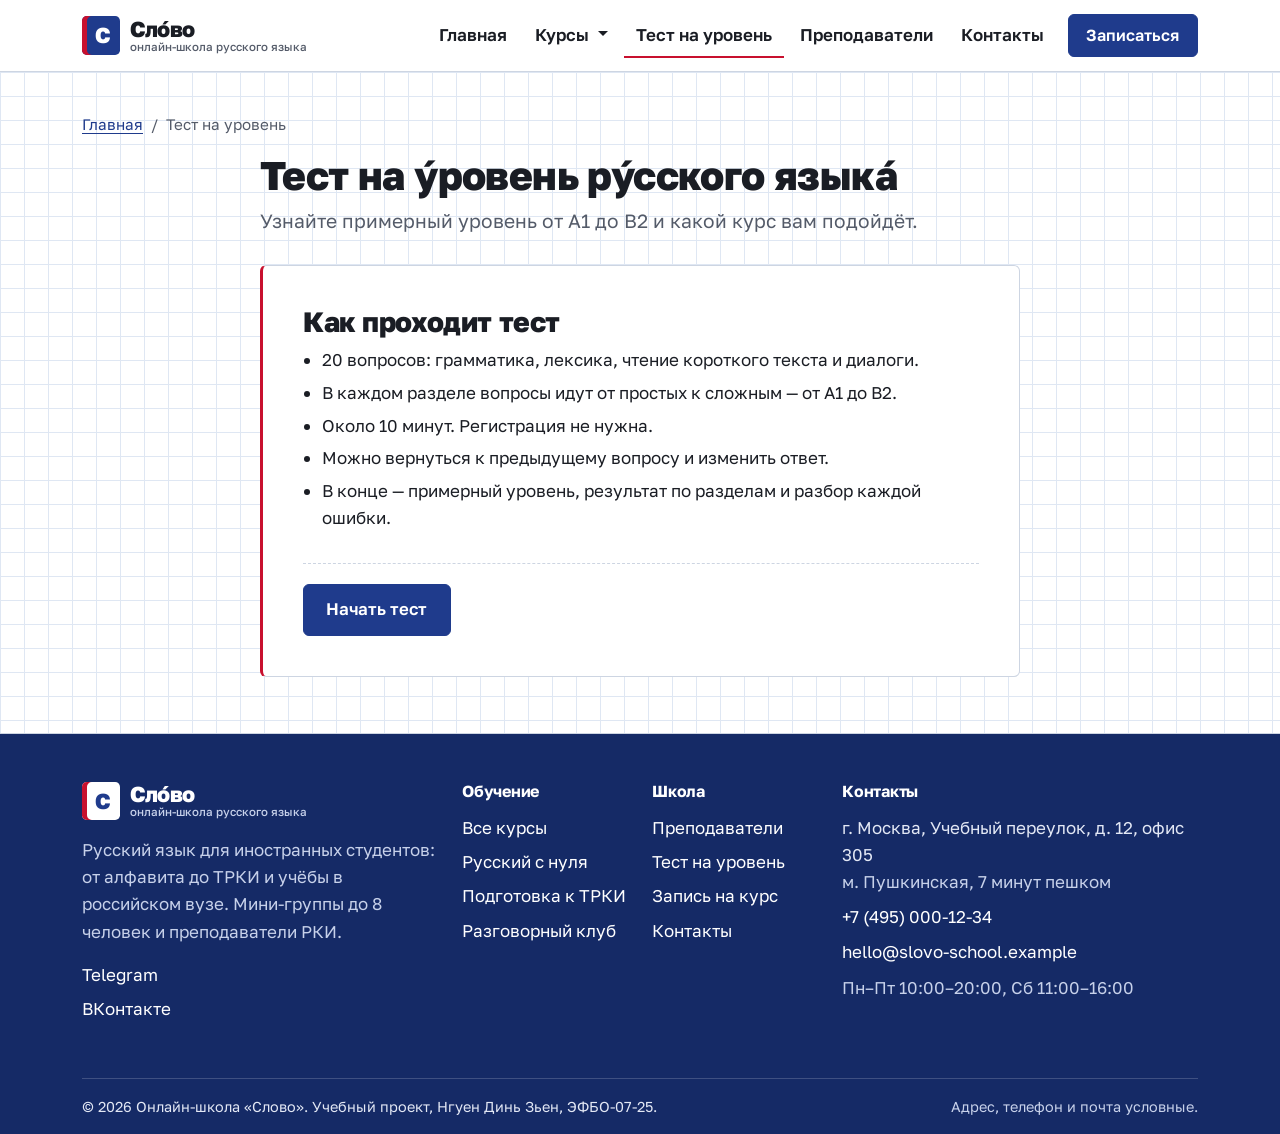
<file: test.html>
<!DOCTYPE html>
<html lang="ru">
<head>
  <meta charset="UTF-8">
  <meta name="viewport" content="width=device-width, initial-scale=1.0">
  <title>Тест на уровень — Онлайн-школа «Слово»</title>
  <meta name="description" content="Бесплатный онлайн-тест на уровень русского языка: 20 вопросов по грамматике, лексике, чтению и диалогам, результат от A1 до B2 с разбором ошибок.">
  <meta name="theme-color" content="#1f3b8c">
  <link rel="icon" href="images/favicon.svg" type="image/svg+xml">
  <link rel="preconnect" href="https://fonts.googleapis.com">
  <link rel="preconnect" href="https://fonts.gstatic.com" crossorigin>
  <link href="https://fonts.googleapis.com/css2?family=Caveat:wght@600&family=Golos+Text:wght@400;500;600;700;800&display=swap" rel="stylesheet">
  <link
    href="https://cdn.jsdelivr.net/npm/bootstrap@5.3.8/dist/css/bootstrap.min.css"
    rel="stylesheet"
  >
  <link rel="stylesheet" href="css/custom.css">
  <script defer src="https://cdn.jsdelivr.net/npm/bootstrap@5.3.8/dist/js/bootstrap.bundle.min.js"></script>
  <script defer src="js/data.js"></script>
  <script defer src="js/main.js"></script>
  <script defer src="js/test-data.js"></script>
  <script defer src="js/test.js"></script>
</head>
<body class="bg-light">
  <a class="skip-link" href="#main">Перейти к основному содержимому</a>

  <header class="site-header sticky-top">
    <nav class="navbar navbar-expand-lg" aria-label="Основная навигация">
      <div class="container">
        <a class="navbar-brand brand" href="index.html">
          <span class="brand__mark" aria-hidden="true">С</span>
          <span class="brand__text"><span class="brand__name">Сло́во</span><span class="brand__sub">онлайн-школа русского языка</span></span>
        </a>
        <button
          class="navbar-toggler"
          type="button"
          data-bs-toggle="collapse"
          data-bs-target="#mainNavbar"
          aria-controls="mainNavbar"
          aria-expanded="false"
          aria-label="Открыть меню"
        >
          <span class="navbar-toggler-icon"></span>
        </button>
        <div class="collapse navbar-collapse" id="mainNavbar">
          <ul class="navbar-nav ms-auto align-items-lg-center gap-lg-1">
            <li class="nav-item"><a class="nav-link" href="index.html">Главная</a></li>
            <li class="nav-item dropdown">
              <button
                class="nav-link dropdown-toggle"
                type="button"
                data-bs-toggle="dropdown"
                aria-expanded="false"
              >
                Курсы
              </button>
              <ul class="dropdown-menu">
                <li><a class="dropdown-item" href="catalog.html">Все курсы</a></li>
                <li><hr class="dropdown-divider"></li>
                <li><a class="dropdown-item" href="product.html?id=a1">Русский с нуля (A1)</a></li>
                <li><a class="dropdown-item" href="product.html?id=a2">Базовый уровень (A2)</a></li>
                <li><a class="dropdown-item" href="product.html?id=b1">Подготовка к ТРКИ-1 (B1)</a></li>
                <li><a class="dropdown-item" href="product.html?id=b2">Русский для учёбы в вузе (B2)</a></li>
                <li><a class="dropdown-item" href="product.html?id=club">Разговорный клуб</a></li>
              </ul>
            </li>
            <li class="nav-item"><a class="nav-link active" aria-current="page" href="test.html">Тест на уровень</a></li>
            <li class="nav-item"><a class="nav-link" href="teachers.html">Преподаватели</a></li>
            <li class="nav-item"><a class="nav-link" href="contacts.html">Контакты</a></li>
            <li class="nav-item ms-lg-2 mt-2 mt-lg-0">
              <a class="btn btn-primary w-100" href="order.html">Записаться</a>
            </li>
          </ul>
        </div>
      </div>
    </nav>
  </header>

  <main id="main" tabindex="-1">
    <section class="test-shell" aria-labelledby="test-title">
      <div class="container">
        <nav aria-label="breadcrumb">
          <ol class="breadcrumb">
            <li class="breadcrumb-item"><a href="index.html">Главная</a></li>
            <li class="breadcrumb-item active" aria-current="page">Тест на уровень</li>
          </ol>
        </nav>
        <div class="test-head">
          <h1 id="test-title">Тест на у́ровень ру́сского языка́</h1>
          <p class="lead mb-0">Узнайте примерный уровень от A1 до B2 и какой курс вам подойдёт.</p>
        </div>
        <div class="test-sheet" id="test-app" tabindex="-1" aria-label="Тест">
          <noscript>
            <p class="mb-0">Для прохождения теста нужно включить JavaScript в браузере. Вы также можете пройти тест с куратором: <a href="contacts.html">свяжитесь с нами</a>.</p>
          </noscript>
          <p class="text-muted mb-0">Загружаем вопросы…</p>
        </div>
      </div>
    </section>
  </main>

  <footer class="site-footer">
    <div class="container">
      <div class="row g-4 py-5">
        <div class="col-12 col-lg-4">
          <a class="brand brand--light text-decoration-none mb-3" href="index.html">
            <span class="brand__mark" aria-hidden="true">С</span>
            <span class="brand__text"><span class="brand__name">Сло́во</span><span class="brand__sub">онлайн-школа русского языка</span></span>
          </a>
          <p class="site-footer__text mb-3">
            Русский язык для иностранных студентов: от алфавита до ТРКИ и учёбы в российском вузе.
            Мини-группы до 8 человек и преподаватели РКИ.
          </p>
          <ul class="list-unstyled mb-0 site-footer__list">
            <li><a href="https://t.me/" target="_blank" rel="noopener">Telegram<span class="visually-hidden"> (откроется в новой вкладке)</span></a></li>
            <li><a href="https://vk.com/" target="_blank" rel="noopener">ВКонтакте<span class="visually-hidden"> (откроется в новой вкладке)</span></a></li>
          </ul>
        </div>
        <nav class="col-6 col-lg-2" aria-label="Обучение">
          <h2 class="site-footer__title">Обучение</h2>
          <ul class="list-unstyled site-footer__list">
            <li><a href="catalog.html">Все курсы</a></li>
            <li><a href="product.html?id=a1">Русский с нуля</a></li>
            <li><a href="product.html?id=b1">Подготовка к ТРКИ</a></li>
            <li><a href="product.html?id=club">Разговорный клуб</a></li>
          </ul>
        </nav>
        <nav class="col-6 col-lg-2" aria-label="О школе">
          <h2 class="site-footer__title">Школа</h2>
          <ul class="list-unstyled site-footer__list">
            <li><a href="teachers.html">Преподаватели</a></li>
            <li><a href="test.html">Тест на уровень</a></li>
            <li><a href="order.html">Запись на курс</a></li>
            <li><a href="contacts.html">Контакты</a></li>
          </ul>
        </nav>
        <div class="col-12 col-lg-4">
          <h2 class="site-footer__title">Контакты</h2>
          <address class="site-footer__list mb-0">
            <p class="mb-2">г. Москва, Учебный переулок, д. 12, офис 305<br><span class="site-footer__muted">м. Пушкинская, 7 минут пешком</span></p>
            <p class="mb-2"><a href="tel:+74950001234">+7 (495) 000-12-34</a></p>
            <p class="mb-2"><a href="mailto:hello@slovo-school.example">hello@slovo-school.example</a></p>
            <p class="mb-0 site-footer__muted">Пн–Пт 10:00–20:00, Сб 11:00–16:00</p>
          </address>
        </div>
      </div>
      <div class="site-footer__bottom d-flex flex-column flex-md-row justify-content-between gap-2 py-3">
        <p class="mb-0">&copy; 2026 Онлайн-школа «Слово». Учебный проект, Нгуен Динь Зьен, ЭФБО-07-25.</p>
        <p class="mb-0 site-footer__muted">Адрес, телефон и почта условные.</p>
      </div>
    </div>
  </footer>
</body>
</html>
</file>
<file: css/custom.css>
/* «Слово» — собственные стили поверх Bootstrap 5.3.
   Идея оформления: школьная тетрадь. Бумага в клетку, синяя шариковая ручка,
   красная ручка преподавателя (поля тетради, исправления) и ударения в заголовках,
   как в учебниках русского языка для иностранцев.

   Содержание: 1) токены  2) база и Bootstrap  3) доступность  4) шапка и логотип
   5) главная  6) карточки курсов  7) страницы  8) тест  9) контакты и карта
   10) подвал  11) адаптивность и reduced motion */

/* ---------- 1. Токены ---------- */
:root {
  --paper: #ffffff;
  --grid: #dfe7f3;            /* линии клетки */
  --ink: #1a1d24;             /* основной текст, 16:1 на белом */
  --pen: #1f3b8c;             /* синяя ручка: ссылки, кнопки, 10:1 */
  --pen-dark: #152a66;
  --pen-soft: #eef2fb;
  --red: #c8102e;             /* красная ручка: поля, исправления, 5.9:1 */
  --marker: #fff0a0;          /* текстовыделитель: выбранный ответ */
  --muted: #545b69;           /* вторичный текст, 7:1 */
  --rule: #cdd5e2;            /* линии и рамки */
  --cell: 24px;               /* размер клетки */
  --font: "Golos Text", system-ui, -apple-system, "Segoe UI", Roboto, Arial, sans-serif;
  --hand: "Caveat", "Comic Sans MS", cursive;

  --bs-body-font-family: var(--font);
  --bs-body-color: var(--ink);
  --bs-body-bg: var(--paper);
  --bs-primary: #1f3b8c;
  --bs-primary-rgb: 31, 59, 140;
  --bs-primary-bg-subtle: #eef2fb;
  --bs-primary-text-emphasis: #152a66;
  --bs-link-color: #1f3b8c;
  --bs-link-color-rgb: 31, 59, 140;
  --bs-link-hover-color: #c8102e;
  --bs-link-hover-color-rgb: 200, 16, 46;
  --bs-secondary-color: #545b69;
  --bs-border-color: #cdd5e2;
  --bs-border-radius: 0.375rem;
  --bs-border-radius-lg: 0.5rem;
}

/* Бумага в клетку — используется в hero, на обложках и в тесте */
.paper-grid,
.hero,
.test-shell {
  background-color: var(--paper);
  background-image:
    linear-gradient(var(--grid) 1px, transparent 1px),
    linear-gradient(90deg, var(--grid) 1px, transparent 1px);
  background-size: var(--cell) var(--cell);
}

/* ---------- 2. База ---------- */
body {
  min-height: 100vh;
  display: flex;
  flex-direction: column;
  background-color: var(--paper) !important;
  color: var(--ink);
  font-size: 1.0625rem;
  line-height: 1.6;
}

main {
  flex: 1 0 auto;
}

main:focus {
  outline: none;
}

h1, h2, h3, h4, h5, h6,
.h1, .h2, .h3, .h4, .h5, .h6 {
  color: var(--ink);
  font-weight: 800;
  letter-spacing: -0.015em;
  line-height: 1.15;
}

p {
  max-width: 68ch;
}

a {
  text-underline-offset: 0.18em;
  text-decoration-thickness: 1px;
}

a:hover {
  text-decoration-thickness: 2px;
}

.text-muted,
.text-body-secondary {
  color: var(--muted) !important;
}

.lead {
  font-size: 1.2rem;
  color: var(--muted);
}

.btn {
  --bs-btn-font-weight: 600;
  background-image: none;
  border-radius: 0.375rem;
  padding: 0.55rem 1.1rem;
}

.btn-lg {
  padding: 0.75rem 1.4rem;
  font-size: 1.05rem;
}

.btn-primary {
  --bs-btn-bg: var(--pen);
  --bs-btn-border-color: var(--pen);
  --bs-btn-hover-bg: var(--pen-dark);
  --bs-btn-hover-border-color: var(--pen-dark);
  --bs-btn-active-bg: var(--pen-dark);
  --bs-btn-active-border-color: var(--pen-dark);
  --bs-btn-disabled-bg: #8a97b8;
  --bs-btn-disabled-border-color: #8a97b8;
}

.btn-outline-primary {
  --bs-btn-color: var(--pen);
  --bs-btn-border-color: var(--pen);
  --bs-btn-hover-bg: var(--pen-soft);
  --bs-btn-hover-color: var(--pen-dark);
  --bs-btn-hover-border-color: var(--pen);
  --bs-btn-active-bg: var(--pen);
  --bs-btn-active-border-color: var(--pen);
  --bs-btn-disabled-color: #6d7484;
  --bs-btn-disabled-border-color: #b5bdcc;
  background-color: var(--paper);
}

.btn-outline-secondary {
  --bs-btn-color: var(--ink);
  --bs-btn-border-color: var(--rule);
  --bs-btn-hover-bg: #f3f5f9;
  --bs-btn-hover-color: var(--ink);
  --bs-btn-hover-border-color: #9aa4b6;
  background-color: var(--paper);
}

.badge {
  border-radius: 0.25rem;
  font-weight: 600;
  letter-spacing: 0;
}

.alert {
  border-radius: 0.375rem;
}

.alert-info {
  --bs-alert-bg: var(--pen-soft);
  --bs-alert-border-color: #c9d4ee;
  --bs-alert-color: var(--pen-dark);
}

.breadcrumb {
  font-size: 0.95rem;
}

.form-control,
.form-select {
  background-color: #fff;
  border-color: #b9c3d4;
  border-radius: 0.375rem;
  padding-block: 0.6rem;
}

.form-label,
legend.form-label {
  font-weight: 600;
}

.form-hint {
  color: var(--muted);
  font-size: 0.92rem;
}

.form-check-input:checked {
  background-color: var(--pen);
  border-color: var(--pen);
}

/* ---------- 3. Доступность ---------- */
:focus-visible {
  outline: 3px solid var(--red);
  outline-offset: 2px;
}

.btn:focus-visible,
.form-control:focus,
.form-select:focus,
.form-check-input:focus,
.nav-link:focus-visible,
.accordion-button:focus {
  outline: 3px solid var(--red);
  outline-offset: 2px;
  box-shadow: none;
}

.skip-link {
  position: absolute;
  left: 1rem;
  top: -100px;
  z-index: 2000;
  padding: 0.6rem 1rem;
  border-radius: 0.375rem;
  background: var(--pen);
  color: #fff;
  font-weight: 700;
  text-decoration: none;
}

.skip-link:focus {
  top: 1rem;
  color: #fff;
}

/* ---------- 4. Шапка и логотип ---------- */
.site-header {
  background: #fff;
  border-bottom: 1px solid var(--rule);
}

.site-header .navbar {
  padding-block: 0.7rem;
}

.site-header .nav-link {
  color: var(--ink);
  font-weight: 600;
  padding-inline: 0.75rem !important;
  border-bottom: 2px solid transparent;
}

.site-header .nav-link:hover {
  color: var(--pen);
}

/* текущая страница подчёркнута «красной ручкой» */
.site-header .nav-link.active,
.site-header .nav-link[aria-current="page"] {
  color: var(--ink);
  border-bottom-color: var(--red);
}

.site-header .dropdown-toggle {
  border-top: 0;
  border-left: 0;
  border-right: 0;
  background: transparent;
}

.dropdown-menu {
  border: 1px solid var(--rule);
  border-radius: 0.375rem;
  box-shadow: 0 8px 24px rgba(21, 42, 102, 0.12);
  padding: 0.35rem;
}

.dropdown-item {
  border-radius: 0.25rem;
}

.dropdown-item:hover,
.dropdown-item:focus {
  background: var(--pen-soft);
  color: var(--pen-dark);
}

.brand {
  display: inline-flex;
  align-items: center;
  gap: 0.6rem;
  color: var(--ink);
  text-decoration: none;
}

.brand:hover {
  color: var(--ink);
}

/* знак — клетка тетради с красным полем */
.brand__mark {
  display: grid;
  place-items: center;
  width: 2.4rem;
  height: 2.4rem;
  border-radius: 0.3rem;
  background: var(--pen);
  color: #fff;
  font-size: 1.35rem;
  font-weight: 800;
  box-shadow: inset 5px 0 0 var(--red);
  padding-left: 4px;
}

.brand__text {
  display: flex;
  flex-direction: column;
  line-height: 1.05;
}

.brand__name {
  font-size: 1.35rem;
  font-weight: 800;
  letter-spacing: -0.02em;
}

.brand__sub {
  font-size: 0.72rem;
  font-weight: 500;
  color: var(--muted);
}

.brand--light,
.brand--light:hover {
  color: #fff;
}

.brand--light .brand__mark {
  background: #fff;
  color: var(--pen);
}

.brand--light .brand__sub {
  color: #c7d1ea;
}

/* ---------- 5. Главная ---------- */
.section {
  margin-block: 4.5rem;
}

.section__title {
  font-size: clamp(1.6rem, 1.25rem + 1.2vw, 2.15rem);
  margin-bottom: 1.5rem;
}

.page-head {
  padding-block: 2.5rem 1.5rem;
}

.page-head h1,
main h1.h2 {
  font-size: clamp(1.85rem, 1.35rem + 2vw, 2.6rem);
}

/* hero: лист в клетку с красным полем слева */
.hero {
  position: relative;
  border-bottom: 1px solid var(--rule);
  padding-block: 4rem;
  overflow: hidden;
}

.hero::before {
  content: "";
  position: absolute;
  top: 0;
  bottom: 0;
  left: max(1rem, calc((100vw - 1320px) / 2 - 1.5rem));
  width: 2px;
  background: var(--red);
  opacity: 0.85;
}

.hero__inner {
  position: relative;
}

.hero__title {
  font-size: clamp(2.3rem, 1.4rem + 4vw, 4.4rem);
  font-weight: 800;
  line-height: 1.02;
  letter-spacing: -0.03em;
  max-width: 13ch;
  margin-bottom: 1.25rem;
}

.hero__lead {
  font-size: 1.2rem;
  color: #343a46;
  max-width: 34rem;
  margin-bottom: 2rem;
}

/* карточка с исправлениями «красной ручкой» — главный визуальный элемент */
.correction {
  margin: 0;
  background: #fff;
  border: 1px solid var(--rule);
  border-left: 3px solid var(--red);
  border-radius: 0.375rem;
  padding: 2rem 1.75rem 1.5rem 2rem;
  box-shadow: 6px 6px 0 var(--pen-soft);
}

.correction__line {
  position: relative;
  font-size: 1.35rem;
  font-weight: 500;
  color: var(--pen);
  line-height: 1.35;
  margin: 0 0 1.6rem;
  padding-top: 0.9rem;
}

.correction__pair {
  position: relative;
  display: inline-block;
}

.correction__wrong {
  text-decoration: line-through;
  text-decoration-color: var(--red);
  text-decoration-thickness: 2px;
}

.correction__fix,
.correction__ok,
.hand {
  font-family: var(--hand);
  font-weight: 600;
  color: var(--red);
}

.correction__fix {
  position: absolute;
  left: 0.4rem;
  bottom: 70%;
  font-size: 1.7rem;
  line-height: 1;
  white-space: nowrap;
  transform: rotate(-3deg);
}

.correction__ok {
  font-size: 2rem;
  margin-left: 0.5rem;
}

.correction__note {
  border-top: 1px dashed var(--rule);
  padding-top: 0.9rem;
  font-size: 0.95rem;
  color: var(--muted);
}

/* расписание стартов — как таблица в школьном журнале */
.timetable {
  width: 100%;
  border-collapse: collapse;
  font-size: 1rem;
}

.timetable th {
  font-size: 0.9rem;
  font-weight: 600;
  color: var(--muted);
  text-align: left;
  padding: 0 0.75rem 0.5rem 0;
  border-bottom: 2px solid var(--ink);
}

.timetable td {
  padding: 0.85rem 0.75rem 0.85rem 0;
  border-bottom: 1px solid var(--rule);
  vertical-align: baseline;
}

.timetable td:first-child {
  font-weight: 700;
  white-space: nowrap;
  width: 8rem;
}

.memo {
  background: var(--pen);
  color: #fff;
  border-radius: 0.375rem;
  padding: 1.75rem;
}

.memo__title {
  color: #fff;
  font-size: 1.25rem;
}

.memo__text {
  font-size: 1.15rem;
  line-height: 1.55;
}

.memo a {
  color: #fff;
  font-weight: 600;
}

.why__title {
  font-size: 1.15rem;
  border-top: 2px solid var(--ink);
  padding-top: 1rem;
  margin-bottom: 0.5rem;
}

.why p,
.steps p {
  color: var(--muted);
  margin-bottom: 0;
}

/* шаги — настоящая последовательность, поэтому с номерами */
.steps {
  list-style: none;
  padding: 0;
  counter-reset: step;
}

.steps li {
  counter-increment: step;
}

.steps li::before {
  content: counter(step);
  display: block;
  font-family: var(--hand);
  font-size: 3rem;
  font-weight: 600;
  line-height: 1;
  color: var(--red);
  margin-bottom: 0.25rem;
}

.steps__title {
  font-size: 1.15rem;
}

.band {
  margin-top: 4.5rem;
  padding-block: 3rem;
  background-color: var(--pen);
  background-image:
    linear-gradient(rgba(255, 255, 255, 0.07) 1px, transparent 1px),
    linear-gradient(90deg, rgba(255, 255, 255, 0.07) 1px, transparent 1px);
  background-size: var(--cell) var(--cell);
  color: #fff;
}

.band__title {
  color: #fff;
  font-size: clamp(1.5rem, 1.2rem + 1vw, 2rem);
}

.band .btn-light {
  color: var(--pen);
  font-weight: 700;
}

/* ---------- 6. Карточки курсов ---------- */
.card {
  border: 1px solid var(--rule);
  border-radius: 0.375rem;
  box-shadow: none;
}

.course-card {
  overflow: hidden;
}

.course-card:hover {
  border-color: var(--pen);
}

.card-img-top {
  width: 100%;
  height: auto;
  aspect-ratio: 16 / 10;
  object-fit: cover;
  border-bottom: 1px solid var(--rule);
  border-radius: 0;
}

.course-card .card-title {
  font-size: 1.2rem;
}

.course-card__price {
  font-size: 1.35rem;
  font-weight: 800;
}

.course-card__old,
.course-card__unit {
  font-size: 1rem;
  font-weight: 500;
  color: var(--muted);
}

.catalog-filter .btn {
  border-radius: 0.375rem !important;
  margin: 0.15rem;
}

/* ---------- 7. Страницы ---------- */
.course-cover {
  border: 1px solid var(--rule);
  border-radius: 0.375rem;
  overflow: hidden;
}

.course-cover img {
  display: block;
  width: 100%;
  height: auto;
}

.nav-tabs .nav-link {
  color: var(--muted);
  font-weight: 600;
}

.nav-tabs .nav-link.active {
  color: var(--ink);
  box-shadow: inset 0 2px 0 var(--red);
}

.tab-content {
  border-radius: 0 0 0.375rem 0.375rem !important;
}

.accordion-button:not(.collapsed) {
  background: var(--pen-soft);
  color: var(--pen-dark);
}

.teacher-avatar {
  display: flex;
  align-items: center;
  justify-content: center;
  width: 80px;
  height: 80px;
  font-size: 1.5rem;
  border-radius: 0.375rem !important;
}

.card-header.bg-primary :is(h1, .h4) {
  color: #fff;
}

.form-panel {
  background: #fff;
  border: 1px solid var(--rule);
  border-radius: 0.375rem;
  padding: 1.75rem;
}

.checklist {
  list-style: none;
  padding: 0;
}

.checklist li {
  position: relative;
  padding-left: 1.75rem;
  margin-bottom: 0.6rem;
}

.checklist li::before {
  content: "✓";
  position: absolute;
  left: 0;
  top: -0.35rem;
  font-family: var(--hand);
  font-size: 1.6rem;
  color: var(--red);
}

/* ---------- 8. Тест ---------- */
.test-shell {
  border-bottom: 1px solid var(--rule);
  padding-block: 2.5rem 3.5rem;
}

.test-head {
  max-width: 760px;
  margin: 0 auto 1.75rem;
}

.test-sheet {
  max-width: 760px;
  margin-inline: auto;
  background: #fff;
  border: 1px solid var(--rule);
  border-left: 3px solid var(--red);
  border-radius: 0.375rem;
  padding: clamp(1.25rem, 1rem + 2vw, 2.5rem);
}

.test-sheet:focus {
  outline: none;
}

.test-meta {
  display: flex;
  flex-wrap: wrap;
  justify-content: space-between;
  gap: 0.5rem;
  font-size: 0.95rem;
  color: var(--muted);
  margin-bottom: 0.6rem;
}

.test-meta__section {
  font-weight: 700;
  color: var(--pen);
}

/* шкала прогресса из клеток: по одной на вопрос */
.test-cells {
  display: grid;
  grid-template-columns: repeat(20, 1fr);
  gap: 3px;
  margin: 0 0 2rem;
  padding: 0;
  list-style: none;
}

.test-cells li {
  height: 10px;
  border: 1px solid var(--rule);
  border-radius: 2px;
  background: #fff;
}

.test-cells li.is-answered {
  background: var(--pen);
  border-color: var(--pen);
}

.test-cells li.is-current {
  border: 2px solid var(--red);
}

.test-question {
  border: 0;
  margin: 0;
  padding: 0;
  min-width: 0;
}

.test-question__text {
  font-size: clamp(1.25rem, 1.05rem + 0.8vw, 1.6rem);
  font-weight: 700;
  line-height: 1.3;
  margin-bottom: 0.5rem;
  float: none;
  width: 100%;
}

.test-question__hint {
  color: var(--muted);
  margin-bottom: 1.25rem;
}

.test-passage {
  background: var(--pen-soft);
  border-radius: 0.375rem;
  padding: 1rem 1.25rem;
  margin-bottom: 1.5rem;
  font-size: 1.05rem;
}

.test-passage p:last-child {
  margin-bottom: 0;
}

.test-options {
  display: grid;
  gap: 0.6rem;
}

.test-option {
  position: relative;
  display: flex;
  align-items: center;
  gap: 0.85rem;
  padding: 0.85rem 1rem;
  border: 1px solid #b9c3d4;
  border-radius: 0.375rem;
  background: #fff;
  cursor: pointer;
  font-size: 1.1rem;
}

.test-option:hover {
  border-color: var(--pen);
}

.test-option input {
  flex-shrink: 0;
  width: 1.15rem;
  height: 1.15rem;
  margin: 0;
  accent-color: var(--pen);
}

.test-option:has(input:checked) {
  border-color: var(--pen);
  background: var(--marker);
}

.test-option:has(input:focus-visible) {
  outline: 3px solid var(--red);
  outline-offset: 2px;
}

.test-nav {
  display: flex;
  flex-wrap: wrap;
  justify-content: space-between;
  gap: 0.75rem;
  margin-top: 2rem;
  padding-top: 1.25rem;
  border-top: 1px dashed var(--rule);
}

.test-error {
  color: var(--red);
  font-weight: 600;
  margin: 1rem 0 0;
  min-height: 1.6em;
}

.test-intro__list {
  padding-left: 1.2rem;
}

.test-intro__list li {
  margin-bottom: 0.35rem;
}

.test-grade {
  display: flex;
  align-items: center;
  gap: 1.25rem;
  margin-bottom: 1.5rem;
}

/* оценка «от руки» — как отметка преподавателя */
.test-grade__level {
  flex-shrink: 0;
  display: grid;
  place-items: center;
  width: 6.5rem;
  height: 6.5rem;
  border: 3px solid var(--red);
  border-radius: 50%;
  font-family: var(--hand);
  font-size: 3.2rem;
  font-weight: 600;
  color: var(--red);
  transform: rotate(-6deg);
}

.test-grade__score {
  font-size: 1.35rem;
  font-weight: 700;
  margin-bottom: 0.25rem;
}

.test-table {
  width: 100%;
  border-collapse: collapse;
  margin-bottom: 1.5rem;
}

.test-table th,
.test-table td {
  padding: 0.6rem 0.5rem 0.6rem 0;
  border-bottom: 1px solid var(--rule);
  text-align: left;
}

.test-table th {
  font-size: 0.9rem;
  color: var(--muted);
  font-weight: 600;
  border-bottom: 2px solid var(--ink);
}

.test-table td:nth-child(2),
.test-table th:nth-child(2) {
  text-align: right;
  white-space: nowrap;
}

.test-bar {
  height: 8px;
  background: #e8ecf3;
  border-radius: 2px;
  overflow: hidden;
  min-width: 80px;
}

.test-bar span {
  display: block;
  height: 100%;
  background: var(--pen);
}

.review {
  list-style: none;
  padding: 0;
  margin: 0;
}

.review li {
  padding: 1rem 0;
  border-bottom: 1px solid var(--rule);
}

.review__q {
  font-weight: 700;
  margin-bottom: 0.35rem;
}

.review__answer {
  margin-bottom: 0.25rem;
}

.review__wrong {
  text-decoration: line-through;
  text-decoration-color: var(--red);
  text-decoration-thickness: 2px;
}

.review__right {
  font-weight: 700;
  color: var(--pen);
}

.review__why {
  color: var(--muted);
  font-size: 0.95rem;
  margin: 0;
}

/* ---------- 9. Контакты и карта ---------- */
.contact-card {
  height: 100%;
  border-top: 2px solid var(--ink);
  padding-top: 0.9rem;
}

.contact-card h3 {
  font-size: 1rem;
  font-weight: 700;
  color: var(--muted);
  margin-bottom: 0.3rem;
}

.contact-card p {
  margin-bottom: 0;
  font-size: 1.1rem;
}

.map-panel {
  border: 1px solid var(--rule);
  border-radius: 0.375rem;
  overflow: hidden;
  background: #fff;
}

.map-panel__toolbar {
  display: flex;
  flex-wrap: wrap;
  align-items: center;
  gap: 0.5rem;
  padding: 0.75rem;
  border-bottom: 1px solid var(--rule);
}

.map-zoom {
  display: inline-flex;
  align-items: center;
  gap: 0.25rem;
}

.map-zoom .btn {
  min-width: 2.4rem;
  font-weight: 800;
  padding-inline: 0.6rem;
}

.map-zoom__level {
  min-width: 5.5rem;
  text-align: center;
  font-size: 0.9rem;
  color: var(--muted);
}

.map-wrap {
  position: relative;
}

.map {
  width: 100%;
  height: 460px;
  background: var(--pen-soft);
}

.map:focus-visible {
  outline: 3px solid var(--red);
  outline-offset: -3px;
}

.map iframe {
  display: block;
  width: 100%;
  height: 100%;
  border: 0;
}

.map__status {
  display: grid;
  place-items: center;
  height: 100%;
  padding: 1rem;
  text-align: center;
  color: var(--muted);
}

.map-help {
  font-size: 0.9rem;
  color: var(--muted);
  padding: 0.6rem 0.75rem;
  border-top: 1px solid var(--rule);
  margin: 0;
  max-width: none;
}

/* ---------- 10. Подвал ---------- */
.site-footer {
  margin-top: 4.5rem;
  background: var(--pen-dark);
  color: #e3e8f5;
  flex-shrink: 0;
}

main:has(> .band:last-child) + .site-footer,
main:has(> .test-shell:last-child) + .site-footer {
  margin-top: 0;
}

.site-footer__title {
  font-size: 1rem;
  font-weight: 700;
  color: #fff;
  margin-bottom: 0.85rem;
}

.site-footer__text,
.site-footer__muted {
  color: #c7d1ea;
}

.site-footer__list li,
.site-footer__list p {
  margin-bottom: 0.45rem;
}

.site-footer a {
  color: #fff;
  text-decoration: none;
}

.site-footer a:hover {
  text-decoration: underline;
  text-decoration-color: #ff8f9f;
}

.site-footer address {
  font-style: normal;
}

.site-footer__bottom {
  border-top: 1px solid rgba(255, 255, 255, 0.18);
  font-size: 0.9rem;
}

/* ---------- 11. Адаптивность ---------- */
@media (max-width: 991.98px) {
  .site-header .navbar-collapse {
    padding-block: 0.75rem;
  }

  .site-header .nav-link.active,
  .site-header .nav-link[aria-current="page"] {
    border-bottom-color: transparent;
    box-shadow: inset 3px 0 0 var(--red);
  }

  .hero {
    padding-block: 3rem;
  }
}

@media (max-width: 575.98px) {
  body {
    font-size: 1rem;
  }

  .brand__sub {
    display: none;
  }

  .section {
    margin-block: 3rem;
  }

  .hero::before {
    left: 0.6rem;
  }

  .hero__inner {
    padding-left: 1.5rem;
  }

  .correction__fix {
    font-size: 1.4rem;
  }

  .correction {
    padding: 1.5rem 1.25rem 1.25rem;
  }

  .correction__line {
    font-size: 1.15rem;
  }

  .timetable td:first-child {
    width: auto;
  }

  .map {
    height: 360px;
  }

  .btn-lg {
    width: 100%;
  }

  .test-grade {
    flex-direction: column;
    align-items: flex-start;
  }
}

@media (prefers-reduced-motion: reduce) {
  *,
  *::before,
  *::after {
    transition: none !important;
    animation: none !important;
    scroll-behavior: auto !important;
  }
}
</file>
